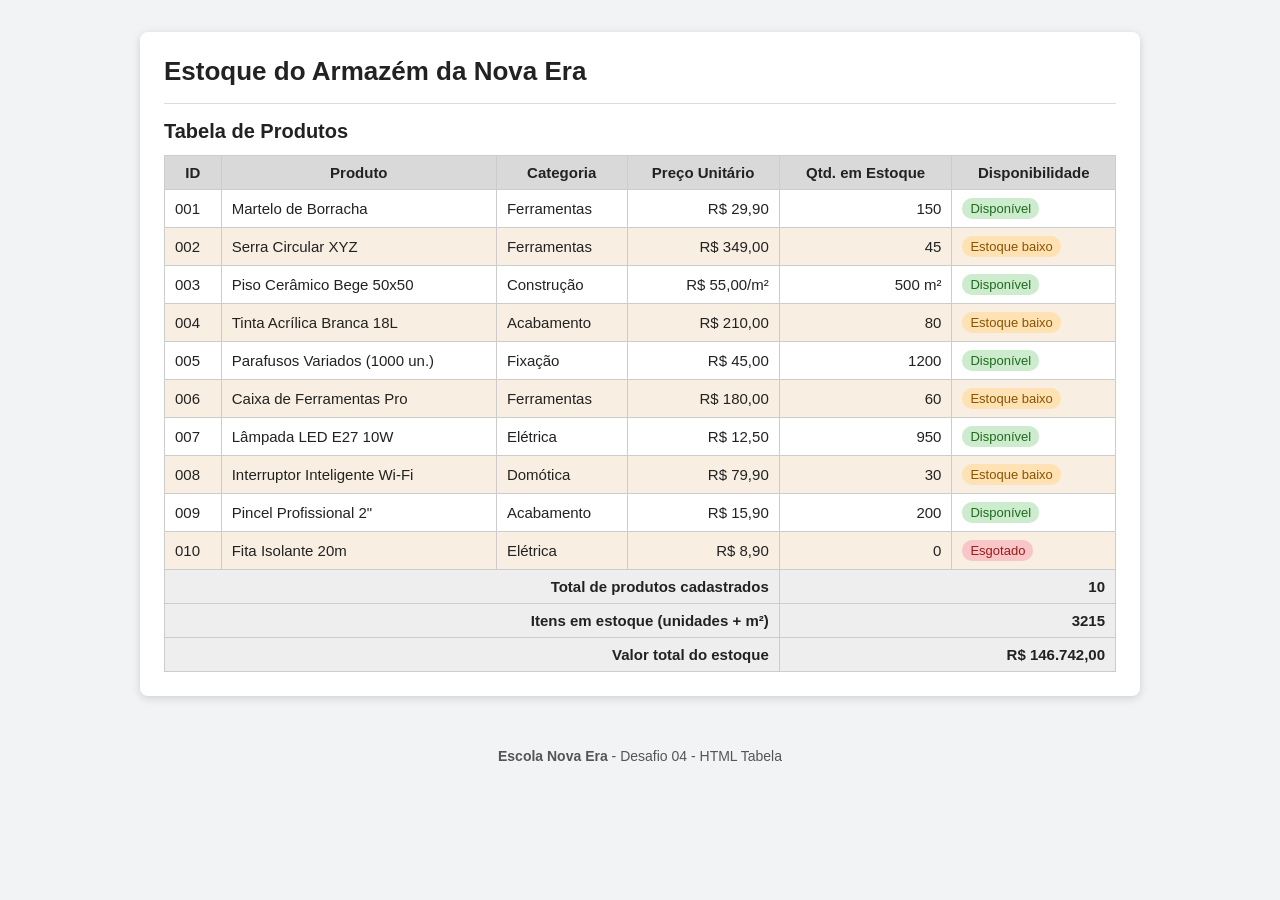
<file: index.html>
<!DOCTYPE html>
<html lang="pt-BR">
<head>
    <meta charset="UTF-8">
    <meta name="viewport" content="width=device-width, initial-scale=1.0">
    <title>Estoque do Armazém da Nova Era</title>
    <link rel="stylesheet" href="style.css">
</head>
<body>

    <main>
        <h1>Estoque do Armazém da Nova Era</h1>

        <div class="tabela-container">
            <table>
                <caption>Tabela de Produtos</caption>

                <thead>
                    <tr>
                        <th scope="col">ID</th>
                        <th scope="col">Produto</th>
                        <th scope="col">Categoria</th>
                        <th scope="col">Preço Unitário</th>
                        <th scope="col">Qtd. em Estoque</th>
                        <th scope="col">Disponibilidade</th>
                    </tr>
                </thead>

                <tbody>
                    <tr>
                        <td>001</td>
                        <th scope="row">Martelo de Borracha</th>
                        <td>Ferramentas</td>
                        <td class="numero">R$ 29,90</td>
                        <td class="numero">150</td>
                        <td><span class="status disponivel">Disponível</span></td>
                    </tr>
                    <tr>
                        <td>002</td>
                        <th scope="row">Serra Circular XYZ</th>
                        <td>Ferramentas</td>
                        <td class="numero">R$ 349,00</td>
                        <td class="numero">45</td>
                        <td><span class="status baixo">Estoque baixo</span></td>
                    </tr>
                    <tr>
                        <td>003</td>
                        <th scope="row">Piso Cerâmico Bege 50x50</th>
                        <td>Construção</td>
                        <td class="numero">R$ 55,00/m²</td>
                        <td class="numero">500 m²</td>
                        <td><span class="status disponivel">Disponível</span></td>
                    </tr>
                    <tr>
                        <td>004</td>
                        <th scope="row">Tinta Acrílica Branca 18L</th>
                        <td>Acabamento</td>
                        <td class="numero">R$ 210,00</td>
                        <td class="numero">80</td>
                        <td><span class="status baixo">Estoque baixo</span></td>
                    </tr>
                    <tr>
                        <td>005</td>
                        <th scope="row">Parafusos Variados (1000 un.)</th>
                        <td>Fixação</td>
                        <td class="numero">R$ 45,00</td>
                        <td class="numero">1200</td>
                        <td><span class="status disponivel">Disponível</span></td>
                    </tr>
                    <tr>
                        <td>006</td>
                        <th scope="row">Caixa de Ferramentas Pro</th>
                        <td>Ferramentas</td>
                        <td class="numero">R$ 180,00</td>
                        <td class="numero">60</td>
                        <td><span class="status baixo">Estoque baixo</span></td>
                    </tr>
                    <tr>
                        <td>007</td>
                        <th scope="row">Lâmpada LED E27 10W</th>
                        <td>Elétrica</td>
                        <td class="numero">R$ 12,50</td>
                        <td class="numero">950</td>
                        <td><span class="status disponivel">Disponível</span></td>
                    </tr>
                    <tr>
                        <td>008</td>
                        <th scope="row">Interruptor Inteligente Wi-Fi</th>
                        <td>Domótica</td>
                        <td class="numero">R$ 79,90</td>
                        <td class="numero">30</td>
                        <td><span class="status baixo">Estoque baixo</span></td>
                    </tr>
                    <tr>
                        <td>009</td>
                        <th scope="row">Pincel Profissional 2"</th>
                        <td>Acabamento</td>
                        <td class="numero">R$ 15,90</td>
                        <td class="numero">200</td>
                        <td><span class="status disponivel">Disponível</span></td>
                    </tr>
                    <tr>
                        <td>010</td>
                        <th scope="row">Fita Isolante 20m</th>
                        <td>Elétrica</td>
                        <td class="numero">R$ 8,90</td>
                        <td class="numero">0</td>
                        <td><span class="status esgotado">Esgotado</span></td>
                    </tr>
                </tbody>

                <tfoot>
                    <tr>
                        <th scope="row" colspan="4">Total de produtos cadastrados</th>
                        <td class="numero" colspan="2">10</td>
                    </tr>
                    <tr>
                        <th scope="row" colspan="4">Itens em estoque (unidades + m²)</th>
                        <td class="numero" colspan="2">3215</td>
                    </tr>
                    <tr>
                        <th scope="row" colspan="4">Valor total do estoque</th>
                        <td class="numero" colspan="2">R$ 146.742,00</td>
                    </tr>
                </tfoot>
            </table>
        </div>
    </main>

    <footer>
        <p><strong>Escola Nova Era</strong> - Desafio 04 - HTML Tabela</p>
    </footer>

</body>
</html>
</file>
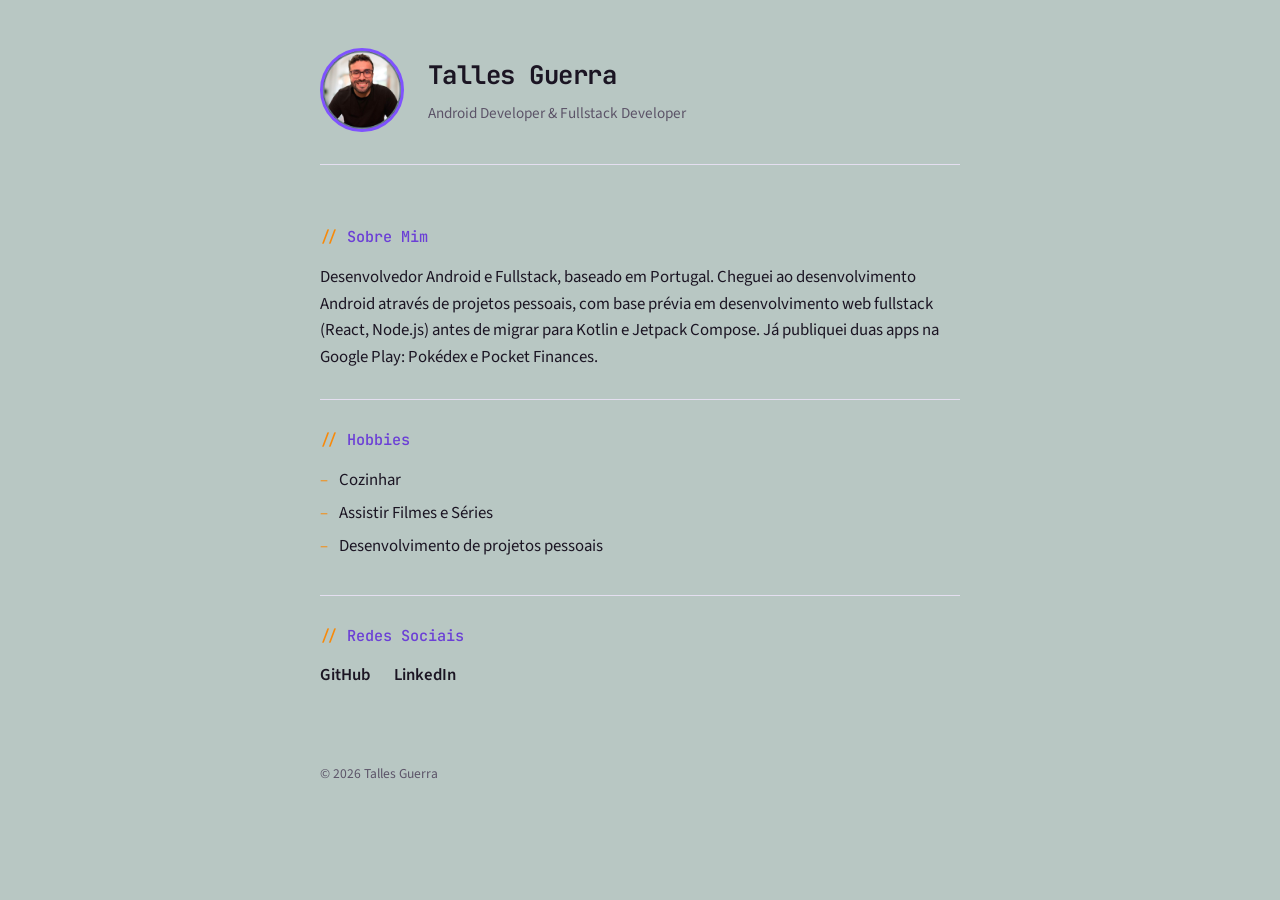
<file: desafio-01-pagina-pessoal/index.html>
<!DOCTYPE html>
<html lang="pt">
<head>
  <meta charset="UTF-8">
  <meta name="viewport" content="width=device-width, initial-scale=1.0">
  <title>Talles Guerra — Página Pessoal</title>
  <link rel="stylesheet" href="style.css">
</head>
<body>

  <header>
    <img src="images/foto.jpeg" alt="Foto de perfil de Talles Guerra" width="84" height="84">
    <div>
      <h1>Talles Guerra</h1>
      <p>Android Developer &amp; Fullstack Developer</p>
    </div>
  </header>

  <main>

    <section id="sobre">
      <h2>Sobre Mim</h2>
      <p>
        Desenvolvedor Android e Fullstack, baseado em Portugal. Cheguei ao
        desenvolvimento Android através de projetos pessoais, com base prévia
        em desenvolvimento web fullstack (React, Node.js) antes de migrar
        para Kotlin e Jetpack Compose. Já publiquei duas apps na Google Play:
        Pokédex e Pocket Finances.
      </p>
    </section>

    <section id="hobbies">
      <h2>Hobbies</h2>
      <ul>
        <li>Cozinhar</li>
        <li>Assistir Filmes e Séries</li>
        <li>Desenvolvimento de projetos pessoais</li>
      </ul>
    </section>

    <section id="redes">
      <h2>Redes Sociais</h2>
      <ul>
        <li><a href="https://github.com/TallesGuerra" target="_blank" rel="noopener noreferrer">GitHub</a></li>
        <li><a href="https://linkedin.com/in/talles-guerra" target="_blank" rel="noopener noreferrer">LinkedIn</a></li>
      </ul>
    </section>

  </main>

  <footer>
    <p>&copy; 2026 Talles Guerra</p>
  </footer>

</body>
</html>
</file>
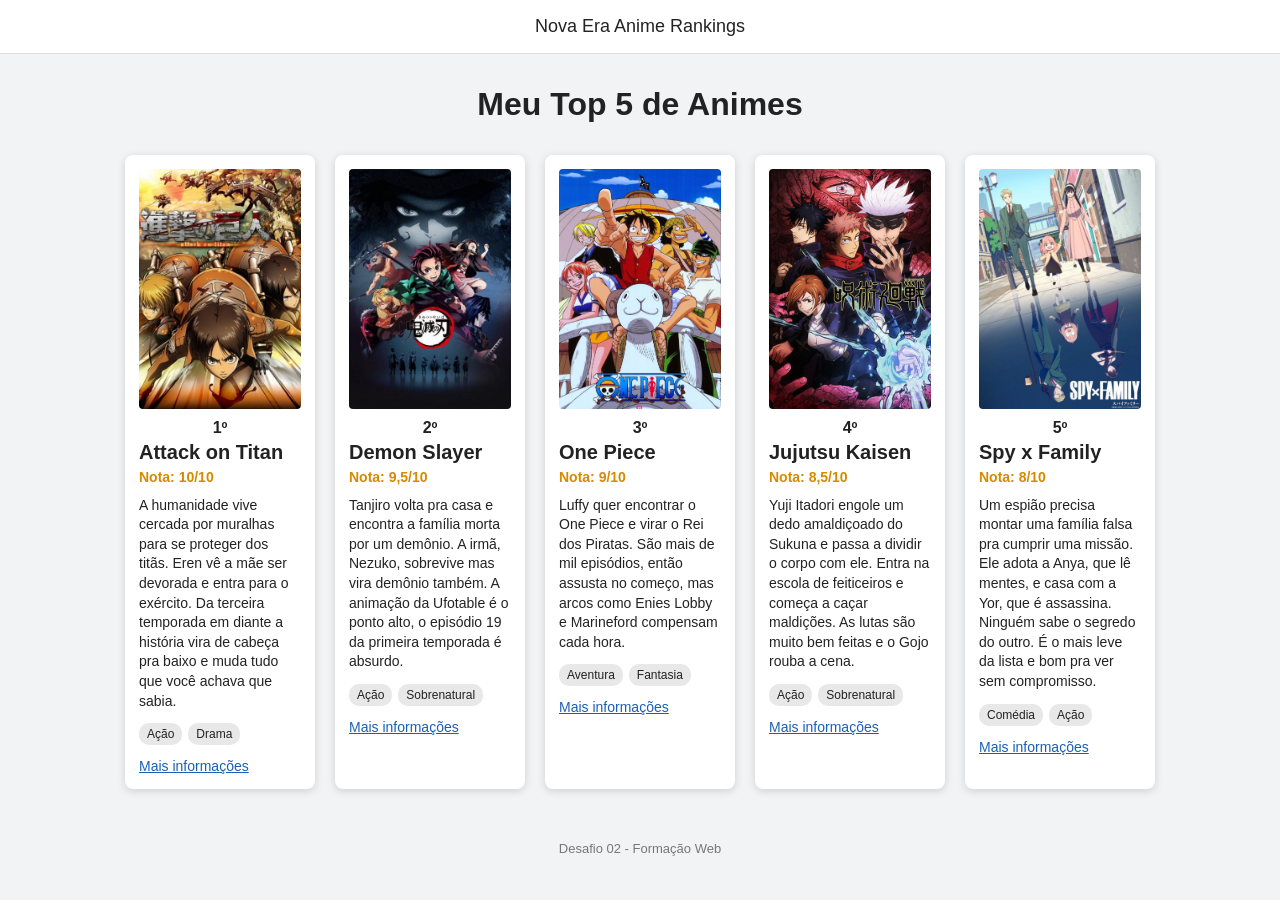
<file: desafio-02-lista-animes/index.html>
<!DOCTYPE html>
<html lang="pt-BR">
<head>
    <meta charset="UTF-8">
    <meta name="viewport" content="width=device-width, initial-scale=1.0">
    <title>Top 5 Animes</title>
    <link rel="stylesheet" href="style.css">
</head>
<body>

    <header>
        <p>Nova Era Anime Rankings</p>
    </header>

    <main>
        <h1>Meu Top 5 de Animes</h1>

        <ol class="ranking">
            <li>
                <article class="card">
                    <img src="img/attack-on-titan.jpg" alt="Pôster de Attack on Titan">
                    <span class="posicao">1º</span>
                    <h2>Attack on Titan</h2>
                    <p class="nota">Nota: 10/10</p>
                    <p>A humanidade vive cercada por muralhas para se proteger dos titãs. Eren vê a mãe ser devorada e entra para o exército. Da terceira temporada em diante a história vira de cabeça pra baixo e muda tudo que você achava que sabia.</p>
                    <ul class="generos">
                        <li>Ação</li>
                        <li>Drama</li>
                    </ul>
                    <a href="https://myanimelist.net/anime/16498/Shingeki_no_Kyojin" target="_blank" rel="noopener">Mais informações</a>
                </article>
            </li>

            <li>
                <article class="card">
                    <img src="img/demon-slayer.jpg" alt="Pôster de Demon Slayer">
                    <span class="posicao">2º</span>
                    <h2>Demon Slayer</h2>
                    <p class="nota">Nota: 9,5/10</p>
                    <p>Tanjiro volta pra casa e encontra a família morta por um demônio. A irmã, Nezuko, sobrevive mas vira demônio também. A animação da Ufotable é o ponto alto, o episódio 19 da primeira temporada é absurdo.</p>
                    <ul class="generos">
                        <li>Ação</li>
                        <li>Sobrenatural</li>
                    </ul>
                    <a href="https://myanimelist.net/anime/38000/Kimetsu_no_Yaiba" target="_blank" rel="noopener">Mais informações</a>
                </article>
            </li>

            <li>
                <article class="card">
                    <img src="img/one-piece.jpg" alt="Pôster de One Piece">
                    <span class="posicao">3º</span>
                    <h2>One Piece</h2>
                    <p class="nota">Nota: 9/10</p>
                    <p>Luffy quer encontrar o One Piece e virar o Rei dos Piratas. São mais de mil episódios, então assusta no começo, mas arcos como Enies Lobby e Marineford compensam cada hora.</p>
                    <ul class="generos">
                        <li>Aventura</li>
                        <li>Fantasia</li>
                    </ul>
                    <a href="https://myanimelist.net/anime/21/One_Piece" target="_blank" rel="noopener">Mais informações</a>
                </article>
            </li>

            <li>
                <article class="card">
                    <img src="img/jujutsu-kaisen.jpg" alt="Pôster de Jujutsu Kaisen">
                    <span class="posicao">4º</span>
                    <h2>Jujutsu Kaisen</h2>
                    <p class="nota">Nota: 8,5/10</p>
                    <p>Yuji Itadori engole um dedo amaldiçoado do Sukuna e passa a dividir o corpo com ele. Entra na escola de feiticeiros e começa a caçar maldições. As lutas são muito bem feitas e o Gojo rouba a cena.</p>
                    <ul class="generos">
                        <li>Ação</li>
                        <li>Sobrenatural</li>
                    </ul>
                    <a href="https://myanimelist.net/anime/40748/Jujutsu_Kaisen" target="_blank" rel="noopener">Mais informações</a>
                </article>
            </li>

            <li>
                <article class="card">
                    <img src="img/spy-x-family.jpg" alt="Pôster de Spy x Family">
                    <span class="posicao">5º</span>
                    <h2>Spy x Family</h2>
                    <p class="nota">Nota: 8/10</p>
                    <p>Um espião precisa montar uma família falsa pra cumprir uma missão. Ele adota a Anya, que lê mentes, e casa com a Yor, que é assassina. Ninguém sabe o segredo do outro. É o mais leve da lista e bom pra ver sem compromisso.</p>
                    <ul class="generos">
                        <li>Comédia</li>
                        <li>Ação</li>
                    </ul>
                    <a href="https://myanimelist.net/anime/50265/Spy_x_Family" target="_blank" rel="noopener">Mais informações</a>
                </article>
            </li>
        </ol>
    </main>

    <footer>
        <p>Desafio 02 - Formação Web</p>
    </footer>

</body>
</html>
</file>
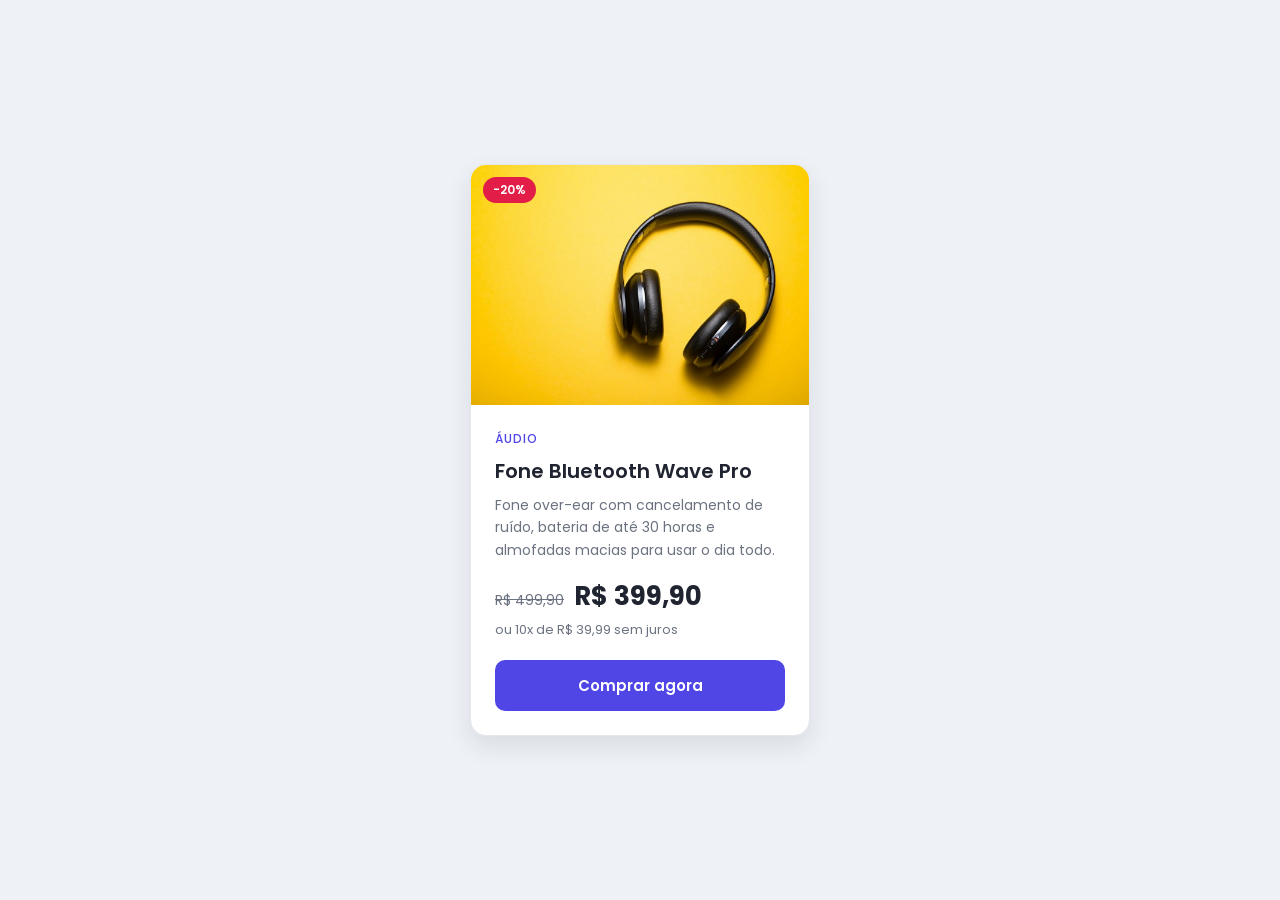
<file: desafio-06-card-produto/index.html>
<!DOCTYPE html>
<html lang="pt-BR">
<head>
    <meta charset="UTF-8">
    <meta name="viewport" content="width=device-width, initial-scale=1.0">
    <title>Card de Produto</title>

    <link rel="preconnect" href="https://fonts.googleapis.com">
    <link rel="preconnect" href="https://fonts.gstatic.com" crossorigin>
    <link href="https://fonts.googleapis.com/css2?family=Poppins:wght@400;500;600;700&display=swap" rel="stylesheet">

    <link rel="stylesheet" href="css/style.css">
</head>
<body>

    <main class="container">
        <article class="card">
            <div class="card-imagem">
                <span class="selo">-20%</span>
                <img src="img/fone.jpg" alt="Fone de ouvido preto sobre fundo amarelo">
            </div>

            <div class="card-conteudo">
                <span class="categoria">Áudio</span>
                <h2 class="titulo">Fone Bluetooth Wave Pro</h2>
                <p class="descricao">
                    Fone over-ear com cancelamento de ruído, bateria de até 30 horas e almofadas macias para usar o dia todo.
                </p>

                <div class="precos">
                    <span class="preco-antigo">R$ 499,90</span>
                    <span class="preco">R$ 399,90</span>
                </div>
                <p class="parcelas">ou 10x de R$ 39,99 sem juros</p>

                <button class="botao" type="button">Comprar agora</button>
            </div>
        </article>
    </main>

</body>
</html>
</file>
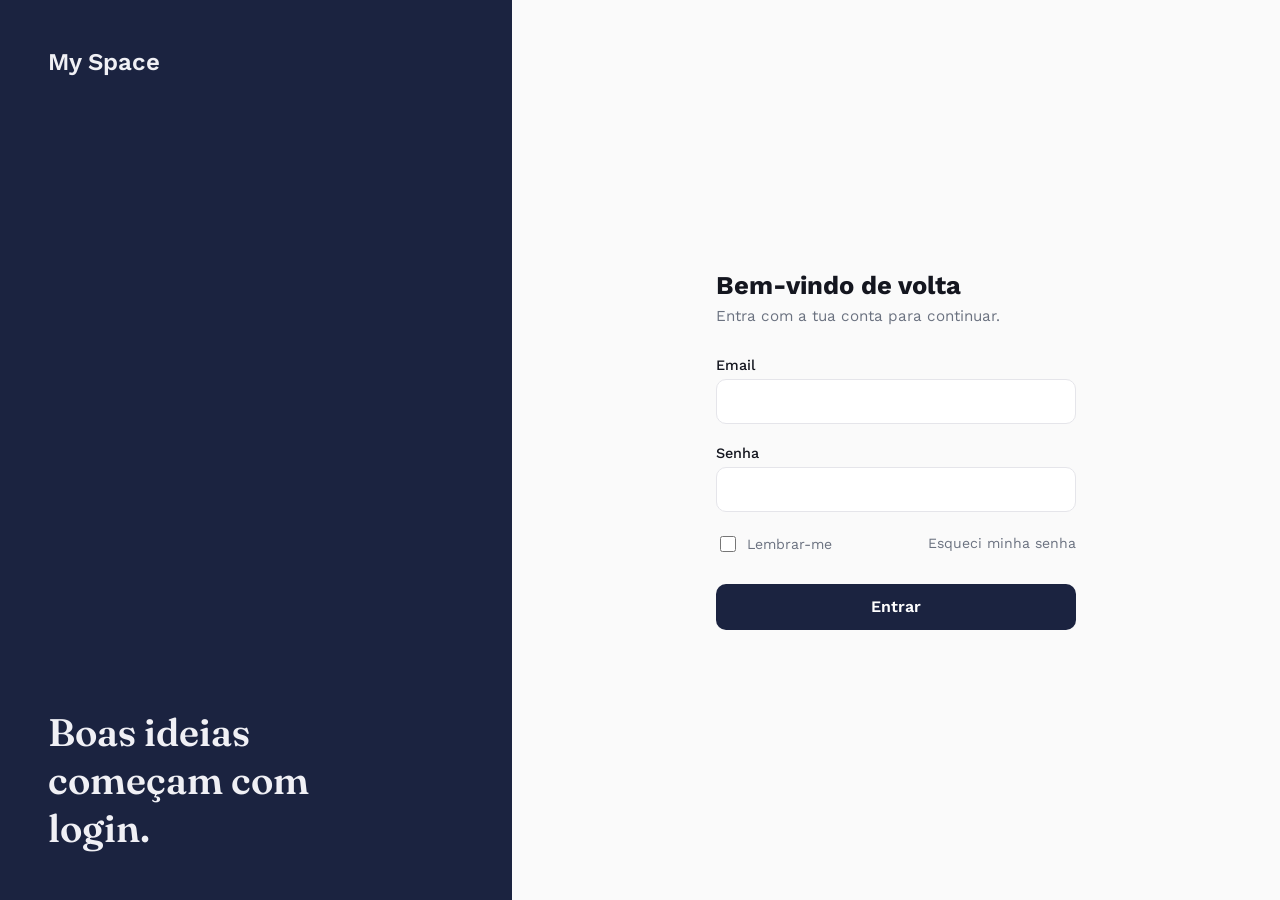
<file: desafio-10-login-page/index.html>
<!DOCTYPE html>
<html lang="pt">
<head>
  <meta charset="UTF-8">
  <meta name="viewport" content="width=device-width, initial-scale=1.0">
  <title>Login</title>
  <link rel="stylesheet" href="style.css">
</head>
<body>

  <div class="login-screen">

    <aside class="brand-panel">
      <p class="brand-mark">My Space</p>
      <h1 class="brand-headline">Boas ideias<br>começam com<br>login.</h1>
    </aside>

    <main class="form-panel">
      <form class="login-form" action="#" method="post">

        <h2>Bem-vindo de volta</h2>
        <p class="subtitle">Entra com a tua conta para continuar.</p>

        <div class="input-group">
          <label for="email">Email</label>
          <input type="email" id="email" name="email" autocomplete="email" required>
        </div>

        <div class="input-group">
          <label for="senha">Senha</label>
          <input type="password" id="senha" name="senha" autocomplete="current-password" required>
        </div>

        <div class="form-row">
          <label class="checkbox-label">
            <input type="checkbox" id="lembrar" name="lembrar">
            Lembrar-me
          </label>
          <a href="#" class="forgot-link">Esqueci minha senha</a>
        </div>

        <button type="submit">Entrar</button>

      </form>
    </main>

  </div>

</body>
</html>
</file>
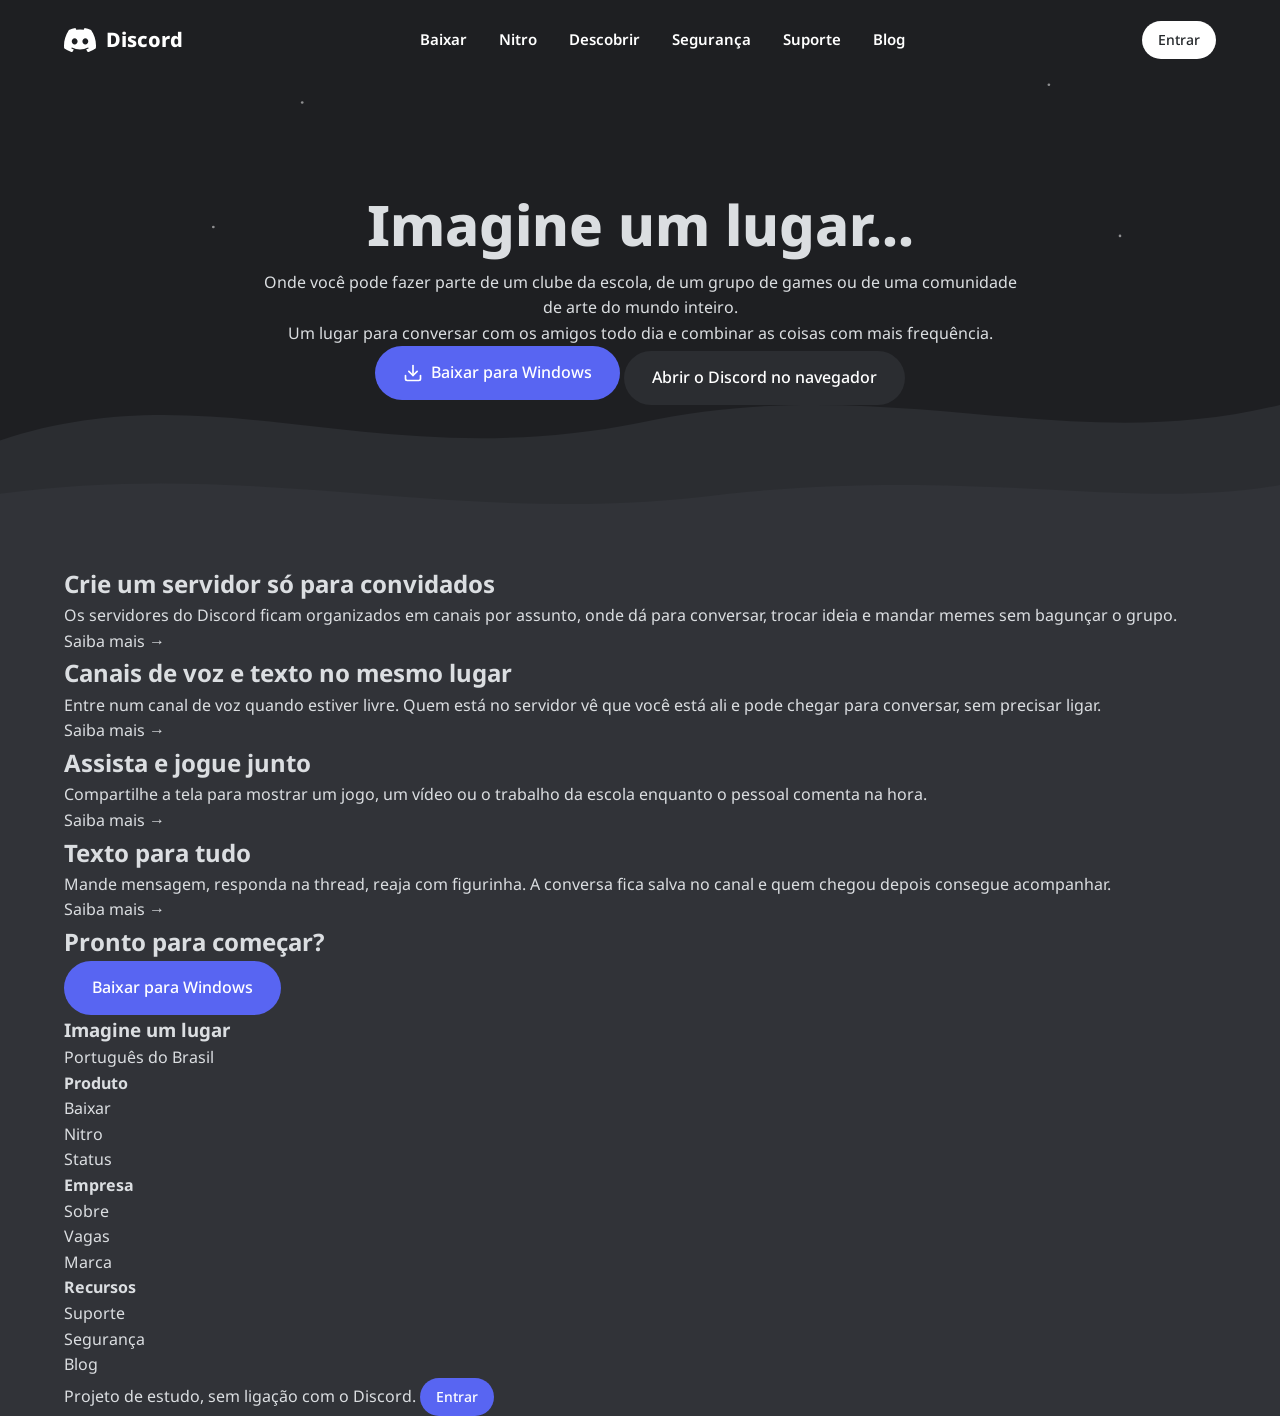
<file: desafio-12-discord-clone/index.html>
<!DOCTYPE html>
<html lang="pt-BR">
<head>
  <meta charset="UTF-8">
  <meta name="viewport" content="width=device-width, initial-scale=1.0">
  <title>Discord | Seu lugar para conversar</title>
  <link rel="preconnect" href="https://fonts.googleapis.com">
  <link rel="preconnect" href="https://fonts.gstatic.com" crossorigin>
  <link href="https://fonts.googleapis.com/css2?family=Noto+Sans:wght@400;500;600;700;800&display=swap" rel="stylesheet">
  <link rel="stylesheet" href="css/style.css">
</head>
<body>

  <header class="navbar">
    <div class="container navbar-content">
      <a href="index.html" class="logo">
        <svg width="32" height="24" viewBox="0 0 24 18" fill="currentColor" aria-hidden="true">
          <path d="M20.3 1.5A19.6 19.6 0 0 0 15.4 0l-.6 1.3a18 18 0 0 0-5.6 0L8.6 0a19.6 19.6 0 0 0-4.9 1.5C.6 6.2-.3 10.7.1 15.2a19.8 19.8 0 0 0 6 3l1.3-2.1a12.8 12.8 0 0 1-2-1l.5-.4a14 14 0 0 0 12.2 0l.5.4-2 1 1.3 2.1a19.7 19.7 0 0 0 6-3c.5-5.2-.9-9.7-3.6-13.7ZM8 12.4c-1.2 0-2.2-1.1-2.2-2.4S6.8 7.6 8 7.6s2.2 1.1 2.2 2.4-1 2.4-2.2 2.4Zm8 0c-1.2 0-2.2-1.1-2.2-2.4s1-2.4 2.2-2.4 2.2 1.1 2.2 2.4-1 2.4-2.2 2.4Z"/>
        </svg>
        Discord
      </a>

      <nav>
        <ul class="nav-links">
          <li><a href="#baixar">Baixar</a></li>
          <li><a href="#recursos">Nitro</a></li>
          <li><a href="#recursos">Descobrir</a></li>
          <li><a href="#rodape">Segurança</a></li>
          <li><a href="#rodape">Suporte</a></li>
          <li><a href="#rodape">Blog</a></li>
        </ul>
      </nav>

      <a href="app.html" class="btn btn-light btn-small">Entrar</a>
    </div>
  </header>

  <main>
    <section class="hero" id="baixar">
      <div class="container hero-content">
        <h1>Imagine um lugar...</h1>
        <p class="hero-subtitle">
          Onde você pode fazer parte de um clube da escola, de um grupo de games
          ou de uma comunidade de arte do mundo inteiro.
        </p>
        <p class="hero-text">
          Um lugar para conversar com os amigos todo dia e combinar as coisas com mais frequência.
        </p>
        <div class="hero-buttons">
          <a href="#" class="btn btn-primary">
            <svg width="20" height="20" viewBox="0 0 24 24" fill="none" stroke="currentColor" stroke-width="2" stroke-linecap="round" stroke-linejoin="round" aria-hidden="true">
              <path d="M21 15v4a2 2 0 0 1-2 2H5a2 2 0 0 1-2-2v-4"/>
              <polyline points="7 10 12 15 17 10"/>
              <line x1="12" y1="15" x2="12" y2="3"/>
            </svg>
            Baixar para Windows
          </a>
          <a href="app.html" class="btn btn-dark">Abrir o Discord no navegador</a>
        </div>
      </div>
    </section>

    <section class="features" id="recursos">
      <div class="container features-grid">
        <article class="card">
          <div class="card-img card-img-1"></div>
          <div class="card-body">
            <h2>Crie um servidor só para convidados</h2>
            <p>Os servidores do Discord ficam organizados em canais por assunto, onde dá para conversar, trocar ideia e mandar memes sem bagunçar o grupo.</p>
            <a href="app.html" class="card-link">Saiba mais &rarr;</a>
          </div>
        </article>

        <article class="card">
          <div class="card-img card-img-2"></div>
          <div class="card-body">
            <h2>Canais de voz e texto no mesmo lugar</h2>
            <p>Entre num canal de voz quando estiver livre. Quem está no servidor vê que você está ali e pode chegar para conversar, sem precisar ligar.</p>
            <a href="app.html" class="card-link">Saiba mais &rarr;</a>
          </div>
        </article>

        <article class="card">
          <div class="card-img card-img-3"></div>
          <div class="card-body">
            <h2>Assista e jogue junto</h2>
            <p>Compartilhe a tela para mostrar um jogo, um vídeo ou o trabalho da escola enquanto o pessoal comenta na hora.</p>
            <a href="app.html" class="card-link">Saiba mais &rarr;</a>
          </div>
        </article>

        <article class="card">
          <div class="card-img card-img-4"></div>
          <div class="card-body">
            <h2>Texto para tudo</h2>
            <p>Mande mensagem, responda na thread, reaja com figurinha. A conversa fica salva no canal e quem chegou depois consegue acompanhar.</p>
            <a href="app.html" class="card-link">Saiba mais &rarr;</a>
          </div>
        </article>
      </div>
    </section>

    <section class="cta">
      <div class="container">
        <h2>Pronto para começar?</h2>
        <a href="#" class="btn btn-primary">Baixar para Windows</a>
      </div>
    </section>
  </main>

  <footer class="footer" id="rodape">
    <div class="container footer-grid">
      <div>
        <h3 class="footer-title">Imagine um lugar</h3>
        <p class="footer-lang">Português do Brasil</p>
      </div>
      <div>
        <h4>Produto</h4>
        <ul>
          <li><a href="#baixar">Baixar</a></li>
          <li><a href="#recursos">Nitro</a></li>
          <li><a href="#">Status</a></li>
        </ul>
      </div>
      <div>
        <h4>Empresa</h4>
        <ul>
          <li><a href="#">Sobre</a></li>
          <li><a href="#">Vagas</a></li>
          <li><a href="#">Marca</a></li>
        </ul>
      </div>
      <div>
        <h4>Recursos</h4>
        <ul>
          <li><a href="#">Suporte</a></li>
          <li><a href="#">Segurança</a></li>
          <li><a href="#">Blog</a></li>
        </ul>
      </div>
    </div>

    <div class="container footer-bottom">
      <span>Projeto de estudo, sem ligação com o Discord.</span>
      <a href="app.html" class="btn btn-primary btn-small">Entrar</a>
    </div>
  </footer>

</body>
</html>
</file>
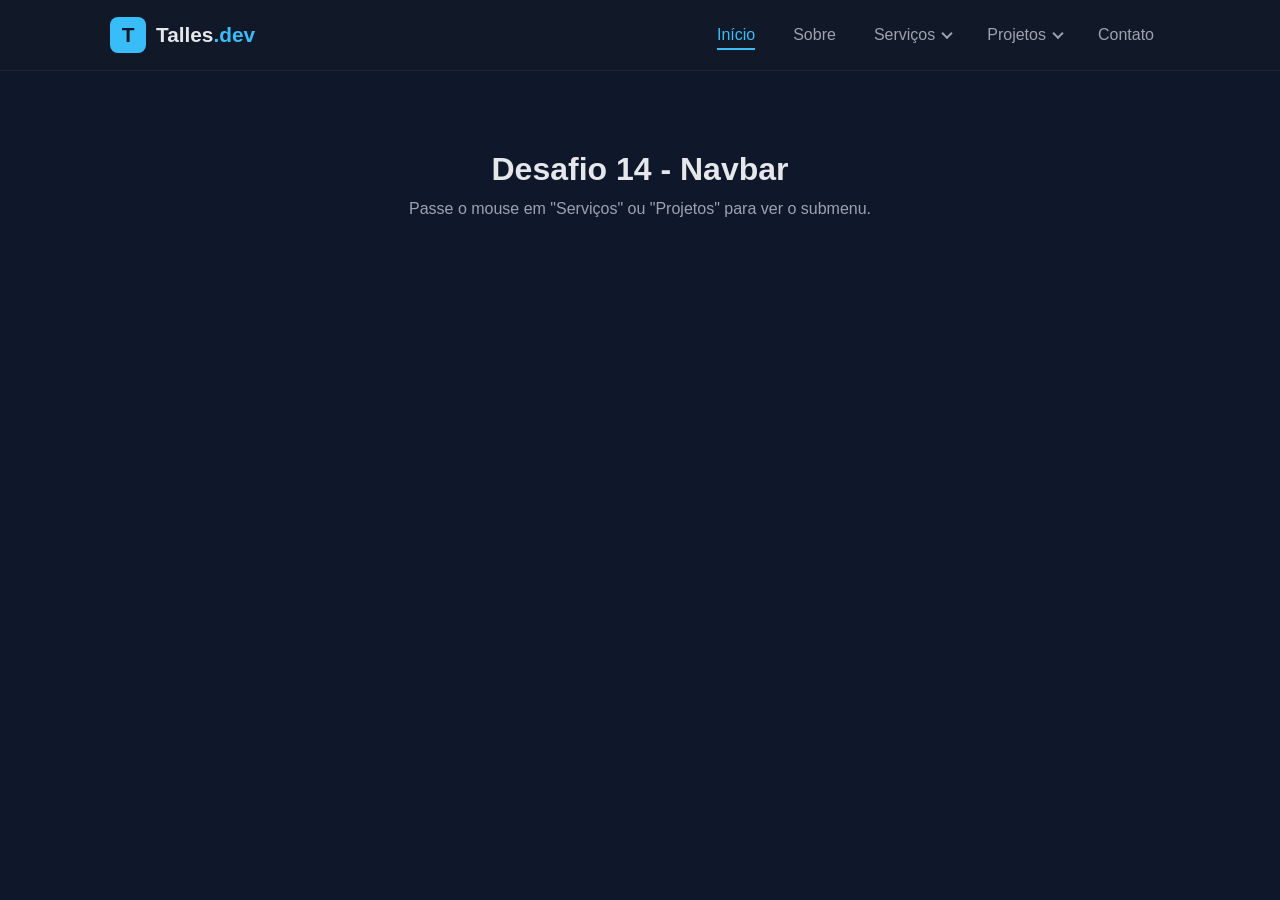
<file: desafio-14-navbar/index.html>
<!DOCTYPE html>
<html lang="pt-BR">
<head>
  <meta charset="UTF-8">
  <meta name="viewport" content="width=device-width, initial-scale=1.0">
  <title>Navbar</title>
  <link rel="stylesheet" href="style.css">
</head>
<body>

  <header class="header">
    <nav class="navbar">
      <a href="#" class="logo">
        <span class="logo-icon">T</span>
        <span>Talles<span class="logo-dot">.dev</span></span>
      </a>

      <input type="checkbox" id="menu-toggle" class="menu-toggle">
      <label for="menu-toggle" class="menu-btn" aria-label="Abrir menu">
        <span></span>
      </label>

      <ul class="menu">
        <li><a href="#" class="menu-link" aria-current="page">Início</a></li>
        <li><a href="#" class="menu-link">Sobre</a></li>

        <li class="has-submenu">
          <a href="#" class="menu-link">Serviços</a>
          <ul class="submenu">
            <li><a href="#">Desenvolvimento web</a></li>
            <li><a href="#">Aplicativos</a></li>
            <li><a href="#">Consultoria</a></li>
          </ul>
        </li>

        <li class="has-submenu">
          <a href="#" class="menu-link">Projetos</a>
          <ul class="submenu">
            <li><a href="#">Em andamento</a></li>
            <li><a href="#">Finalizados</a></li>
          </ul>
        </li>

        <li><a href="#" class="menu-link">Contato</a></li>
      </ul>
    </nav>
  </header>

  <main class="content">
    <h1>Desafio 14 - Navbar</h1>
    <p>Passe o mouse em "Serviços" ou "Projetos" para ver o submenu.</p>
  </main>

</body>
</html>
</file>
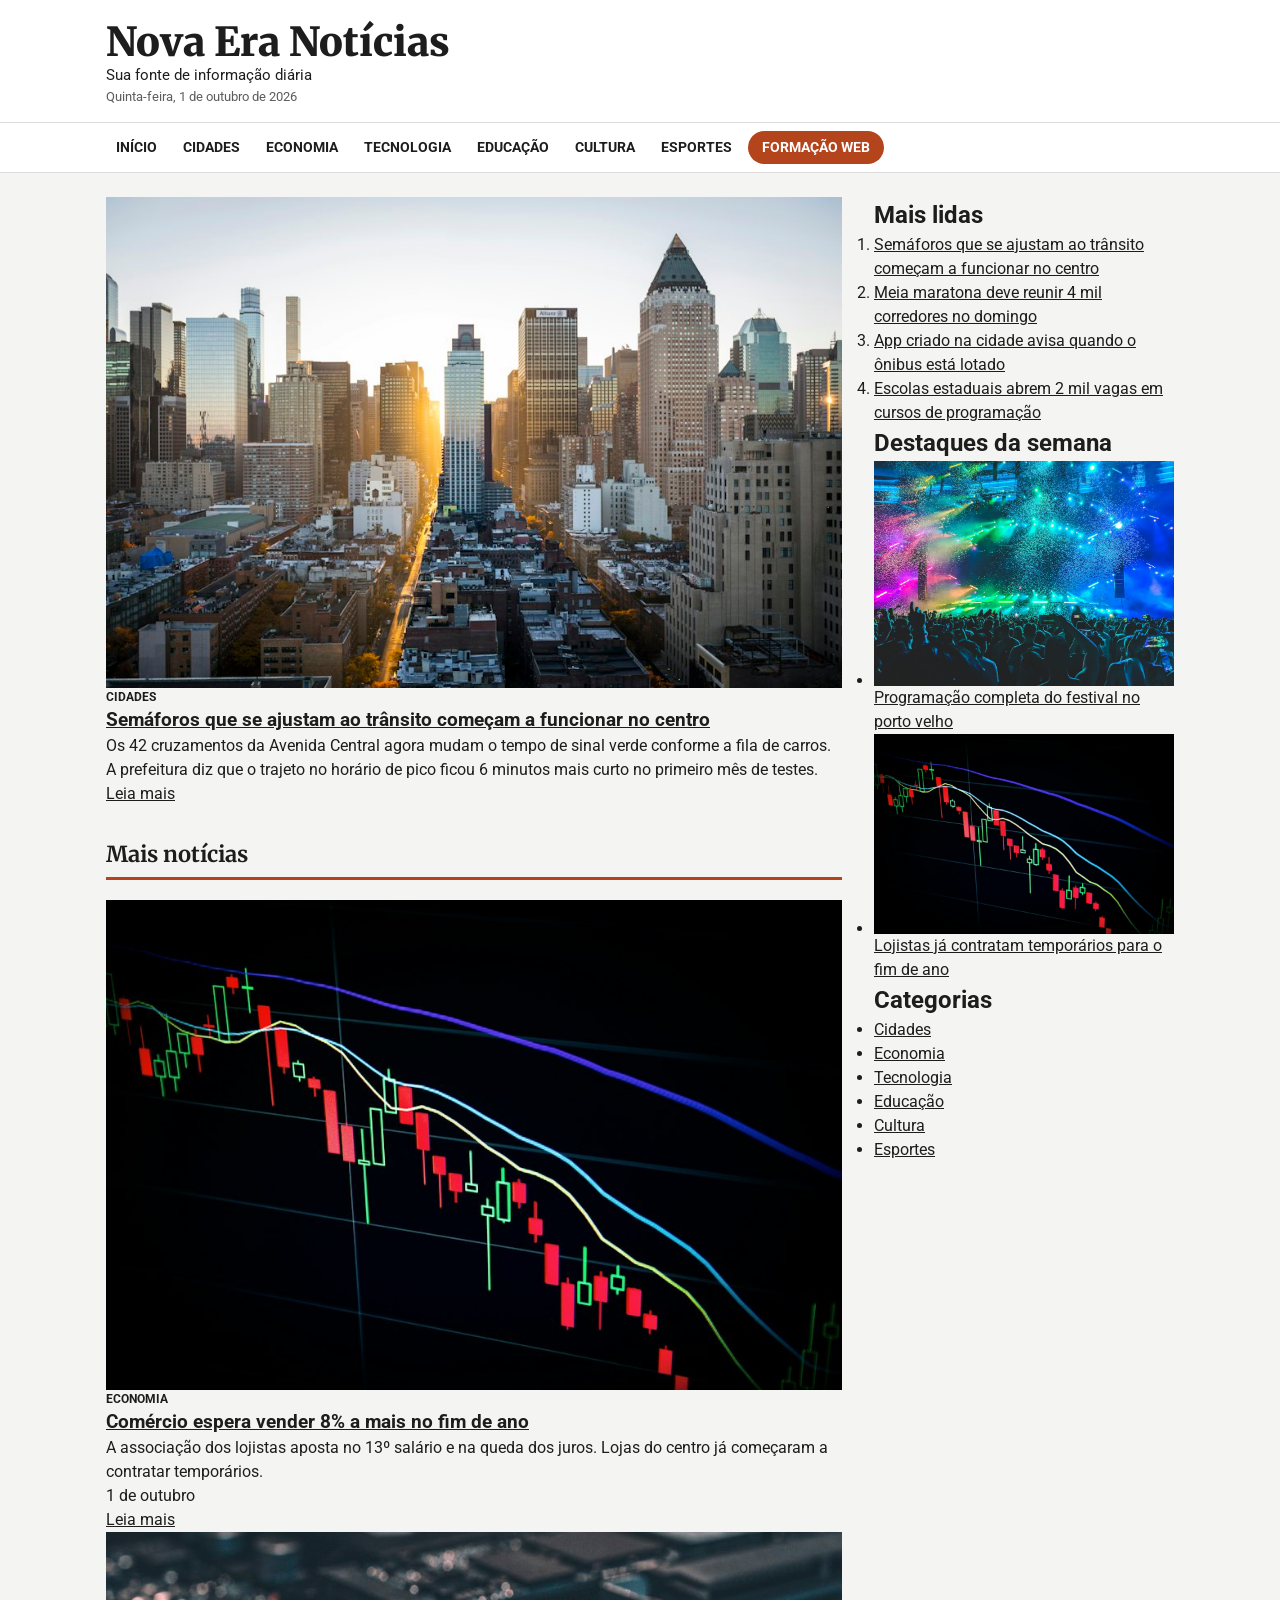
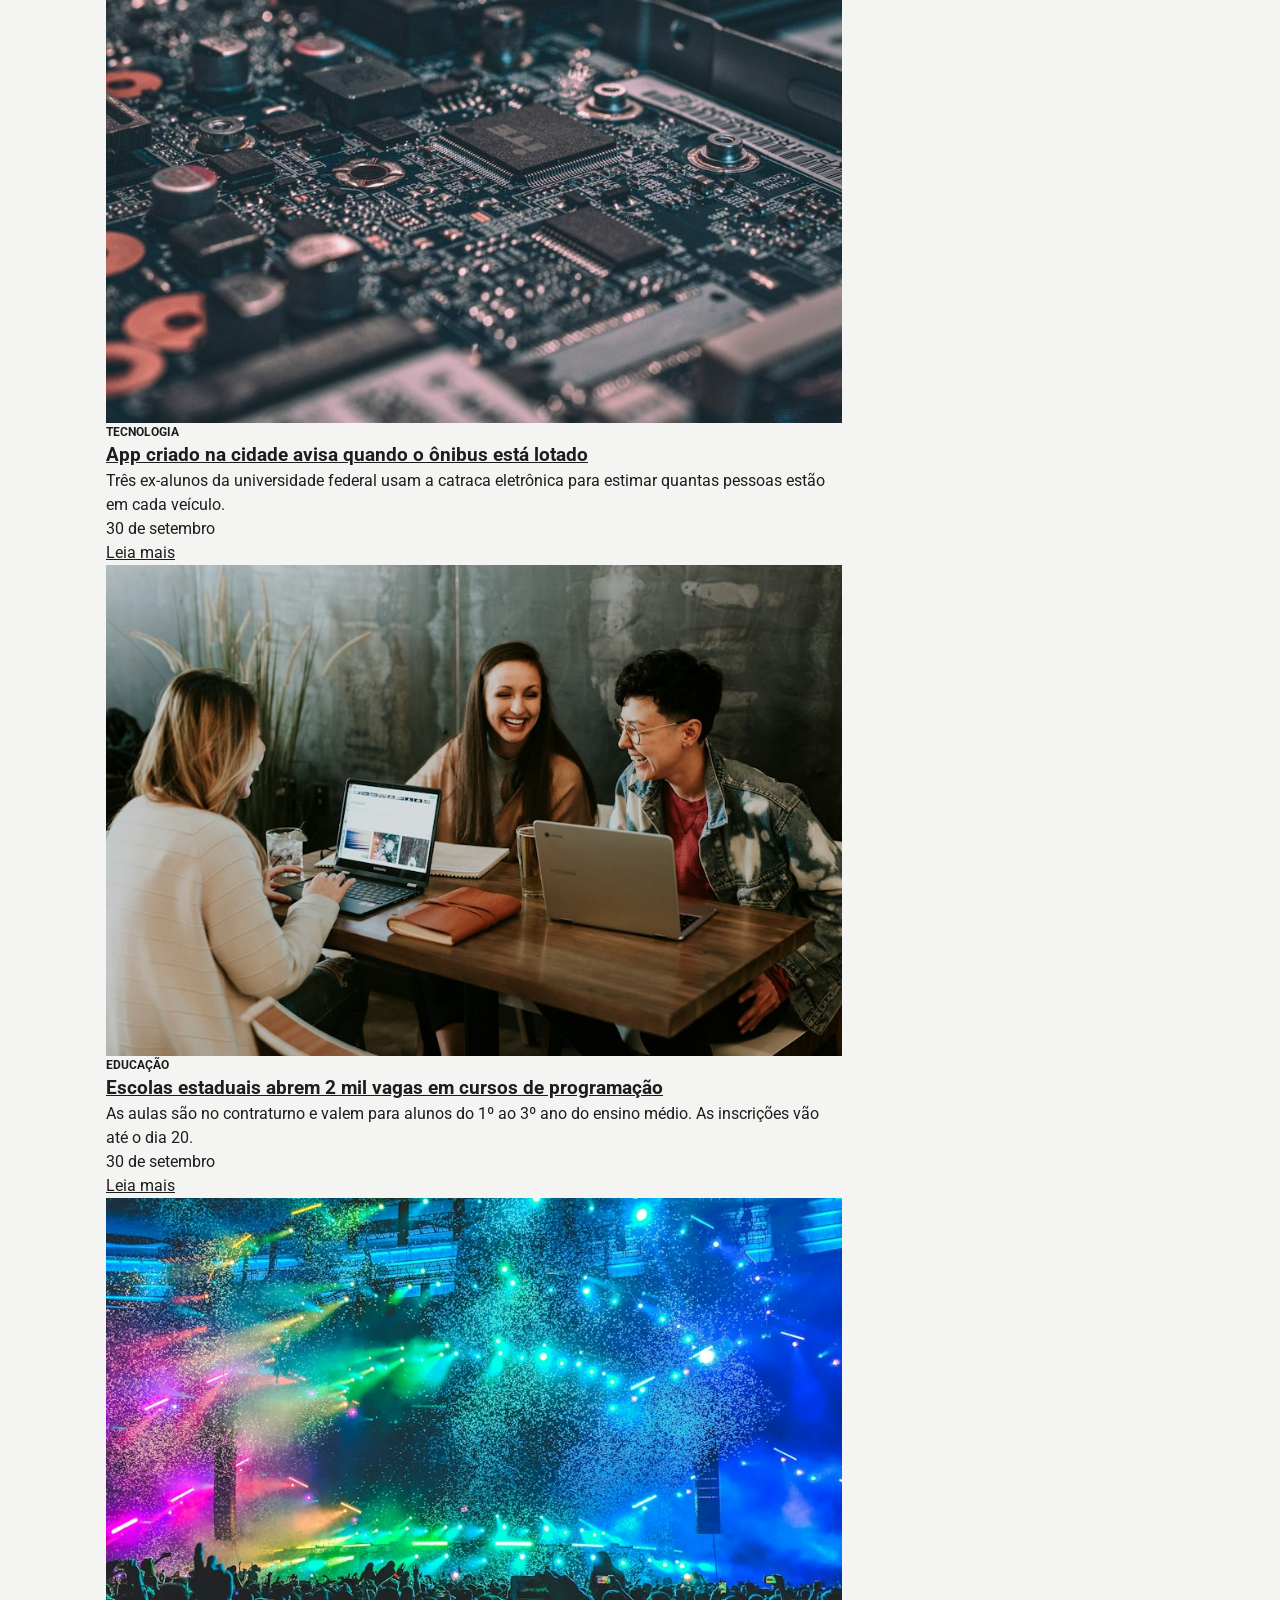
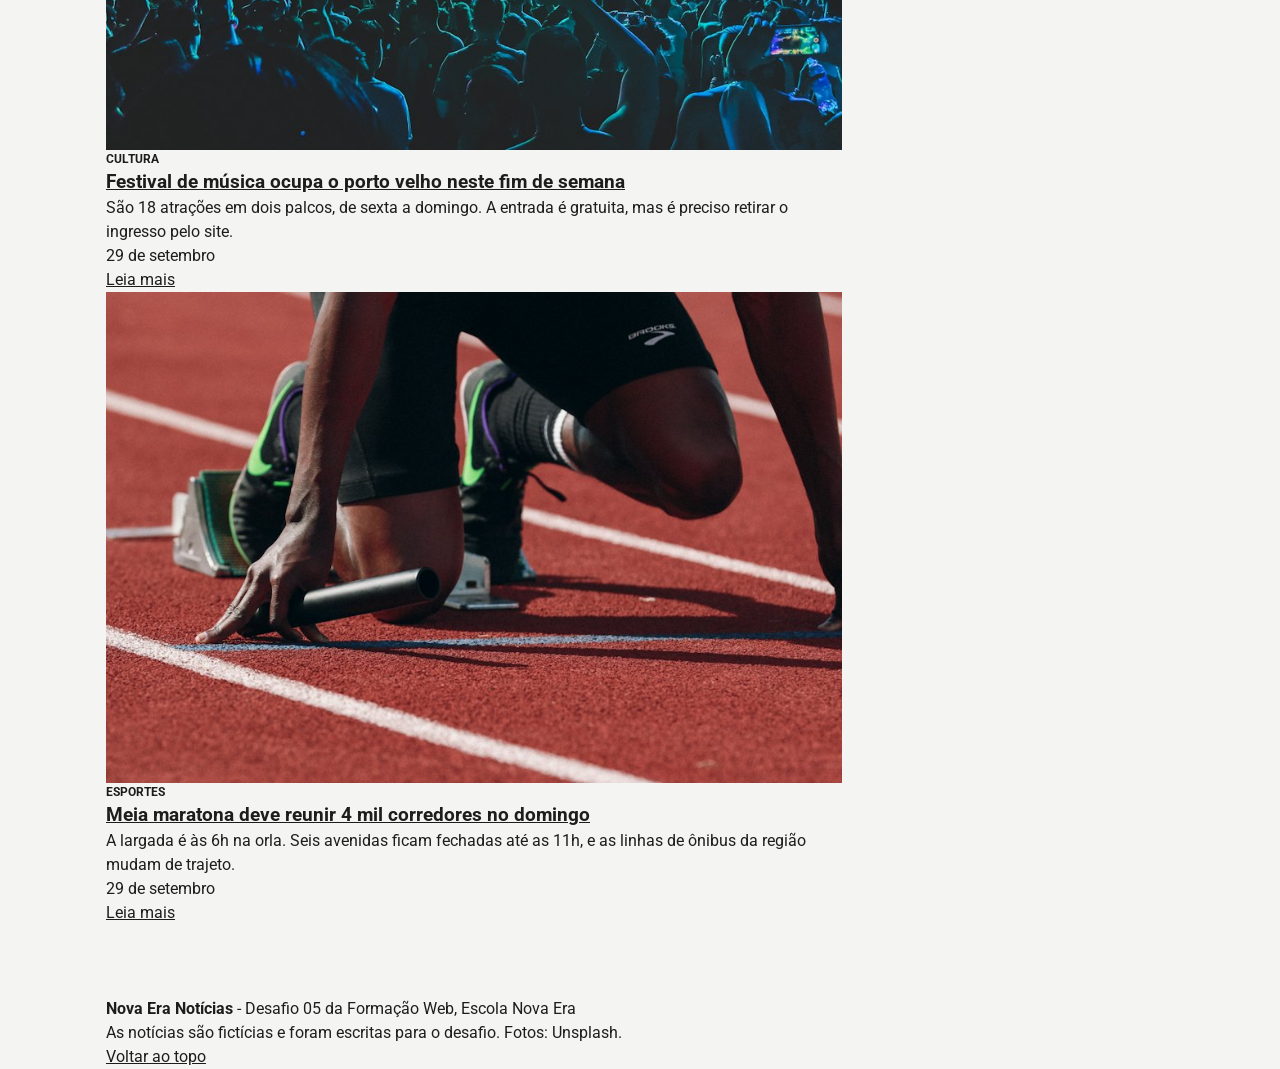
<file: desafio-portal-de-noticias/index.html>
<!DOCTYPE html>
<html lang="pt-BR">
<head>
    <meta charset="UTF-8">
    <meta name="viewport" content="width=device-width, initial-scale=1.0">
    <title>Nova Era Notícias</title>
    <link rel="preconnect" href="https://fonts.googleapis.com">
    <link rel="preconnect" href="https://fonts.gstatic.com" crossorigin>
    <link href="https://fonts.googleapis.com/css2?family=Merriweather:wght@700;900&family=Roboto:wght@400;500;700&display=swap" rel="stylesheet">
    <link rel="stylesheet" href="style.css">
</head>
<body id="topo">

    <header class="cabecalho">
        <div class="container">
            <h1 class="logo"><a href="index.html">Nova Era Notícias</a></h1>
            <p class="slogan">Sua fonte de informação diária</p>
            <p class="data"><time datetime="2026-10-01">Quinta-feira, 1 de outubro de 2026</time></p>
        </div>

        <nav class="menu" aria-label="Menu principal">
            <ul class="container">
                <li><a href="#topo">Início</a></li>
                <li><a href="#cidades">Cidades</a></li>
                <li><a href="#economia">Economia</a></li>
                <li><a href="#tecnologia">Tecnologia</a></li>
                <li><a href="#educacao">Educação</a></li>
                <li><a href="#cultura">Cultura</a></li>
                <li><a href="#esportes">Esportes</a></li>
                <li><a class="menu-formacao" href="https://github.com/TallesGuerra/formacao-web" target="_blank" rel="noopener">Formação Web</a></li>
            </ul>
        </nav>
    </header>

    <div class="container layout">
        <main>
            <section class="secao" aria-labelledby="titulo-destaque">
                <h2 id="titulo-destaque" class="visualmente-oculto">Em destaque</h2>

                <article id="cidades" class="noticia-destaque">
                    <img src="img/cidades.jpg" alt="Prédios do centro da cidade vistos do alto ao entardecer">
                    <div class="destaque-texto">
                        <p class="categoria">Cidades</p>
                        <h3><a href="noticias/semaforos-inteligentes.html">Semáforos que se ajustam ao trânsito começam a funcionar no centro</a></h3>
                        <p>Os 42 cruzamentos da Avenida Central agora mudam o tempo de sinal verde conforme a fila de carros. A prefeitura diz que o trajeto no horário de pico ficou 6 minutos mais curto no primeiro mês de testes.</p>
                        <a class="leia-mais" href="noticias/semaforos-inteligentes.html">Leia mais</a>
                    </div>
                </article>
            </section>

            <section class="secao" aria-labelledby="titulo-mais">
                <h2 id="titulo-mais" class="titulo-secao">Mais notícias</h2>

                <div class="grade-noticias">
                    <article id="economia" class="noticia">
                        <img src="img/economia.jpg" alt="Gráfico de ações com linhas coloridas em uma tela escura">
                        <p class="categoria">Economia</p>
                        <h3><a href="noticias/vendas-fim-de-ano.html">Comércio espera vender 8% a mais no fim de ano</a></h3>
                        <p>A associação dos lojistas aposta no 13º salário e na queda dos juros. Lojas do centro já começaram a contratar temporários.</p>
                        <p class="meta"><time datetime="2026-10-01">1 de outubro</time></p>
                        <a class="leia-mais" href="noticias/vendas-fim-de-ano.html">Leia mais</a>
                    </article>

                    <article id="tecnologia" class="noticia">
                        <img src="img/tecnologia.jpg" alt="Placa de circuito eletrônico vista de perto">
                        <p class="categoria">Tecnologia</p>
                        <h3><a href="noticias/app-onibus-lotado.html">App criado na cidade avisa quando o ônibus está lotado</a></h3>
                        <p>Três ex-alunos da universidade federal usam a catraca eletrônica para estimar quantas pessoas estão em cada veículo.</p>
                        <p class="meta"><time datetime="2026-09-30">30 de setembro</time></p>
                        <a class="leia-mais" href="noticias/app-onibus-lotado.html">Leia mais</a>
                    </article>

                    <article id="educacao" class="noticia">
                        <img src="img/educacao.jpg" alt="Três estudantes conversando em volta de uma mesa com notebooks">
                        <p class="categoria">Educação</p>
                        <h3><a href="noticias/vagas-programacao.html">Escolas estaduais abrem 2 mil vagas em cursos de programação</a></h3>
                        <p>As aulas são no contraturno e valem para alunos do 1º ao 3º ano do ensino médio. As inscrições vão até o dia 20.</p>
                        <p class="meta"><time datetime="2026-09-30">30 de setembro</time></p>
                        <a class="leia-mais" href="noticias/vagas-programacao.html">Leia mais</a>
                    </article>

                    <article id="cultura" class="noticia">
                        <img src="img/cultura.jpg" alt="Show com luzes coloridas e papel picado no ar">
                        <p class="categoria">Cultura</p>
                        <h3><a href="noticias/festival-porto.html">Festival de música ocupa o porto velho neste fim de semana</a></h3>
                        <p>São 18 atrações em dois palcos, de sexta a domingo. A entrada é gratuita, mas é preciso retirar o ingresso pelo site.</p>
                        <p class="meta"><time datetime="2026-09-29">29 de setembro</time></p>
                        <a class="leia-mais" href="noticias/festival-porto.html">Leia mais</a>
                    </article>

                    <article id="esportes" class="noticia">
                        <img src="img/esportes.jpg" alt="Atleta agachado na posição de largada em uma pista de corrida">
                        <p class="categoria">Esportes</p>
                        <h3><a href="noticias/meia-maratona.html">Meia maratona deve reunir 4 mil corredores no domingo</a></h3>
                        <p>A largada é às 6h na orla. Seis avenidas ficam fechadas até as 11h, e as linhas de ônibus da região mudam de trajeto.</p>
                        <p class="meta"><time datetime="2026-09-29">29 de setembro</time></p>
                        <a class="leia-mais" href="noticias/meia-maratona.html">Leia mais</a>
                    </article>
                </div>
            </section>
        </main>

        <aside class="sidebar">
            <section class="bloco-lateral">
                <h2>Mais lidas</h2>
                <ol class="mais-lidas">
                    <li><a href="noticias/semaforos-inteligentes.html">Semáforos que se ajustam ao trânsito começam a funcionar no centro</a></li>
                    <li><a href="noticias/meia-maratona.html">Meia maratona deve reunir 4 mil corredores no domingo</a></li>
                    <li><a href="noticias/app-onibus-lotado.html">App criado na cidade avisa quando o ônibus está lotado</a></li>
                    <li><a href="noticias/vagas-programacao.html">Escolas estaduais abrem 2 mil vagas em cursos de programação</a></li>
                </ol>
            </section>

            <section class="bloco-lateral">
                <h2>Destaques da semana</h2>
                <ul class="destaques-semana">
                    <li>
                        <a href="noticias/festival-porto.html">
                            <img src="img/cultura.jpg" alt="">
                            <span>Programação completa do festival no porto velho</span>
                        </a>
                    </li>
                    <li>
                        <a href="noticias/vendas-fim-de-ano.html">
                            <img src="img/economia.jpg" alt="">
                            <span>Lojistas já contratam temporários para o fim de ano</span>
                        </a>
                    </li>
                </ul>
            </section>

            <section class="bloco-lateral">
                <h2>Categorias</h2>
                <ul class="categorias">
                    <li><a href="#cidades">Cidades</a></li>
                    <li><a href="#economia">Economia</a></li>
                    <li><a href="#tecnologia">Tecnologia</a></li>
                    <li><a href="#educacao">Educação</a></li>
                    <li><a href="#cultura">Cultura</a></li>
                    <li><a href="#esportes">Esportes</a></li>
                </ul>
            </section>
        </aside>
    </div>

    <footer class="rodape">
        <div class="container">
            <p><strong>Nova Era Notícias</strong> - Desafio 05 da Formação Web, Escola Nova Era</p>
            <p>As notícias são fictícias e foram escritas para o desafio. Fotos: Unsplash.</p>
            <a href="#topo">Voltar ao topo</a>
</file>
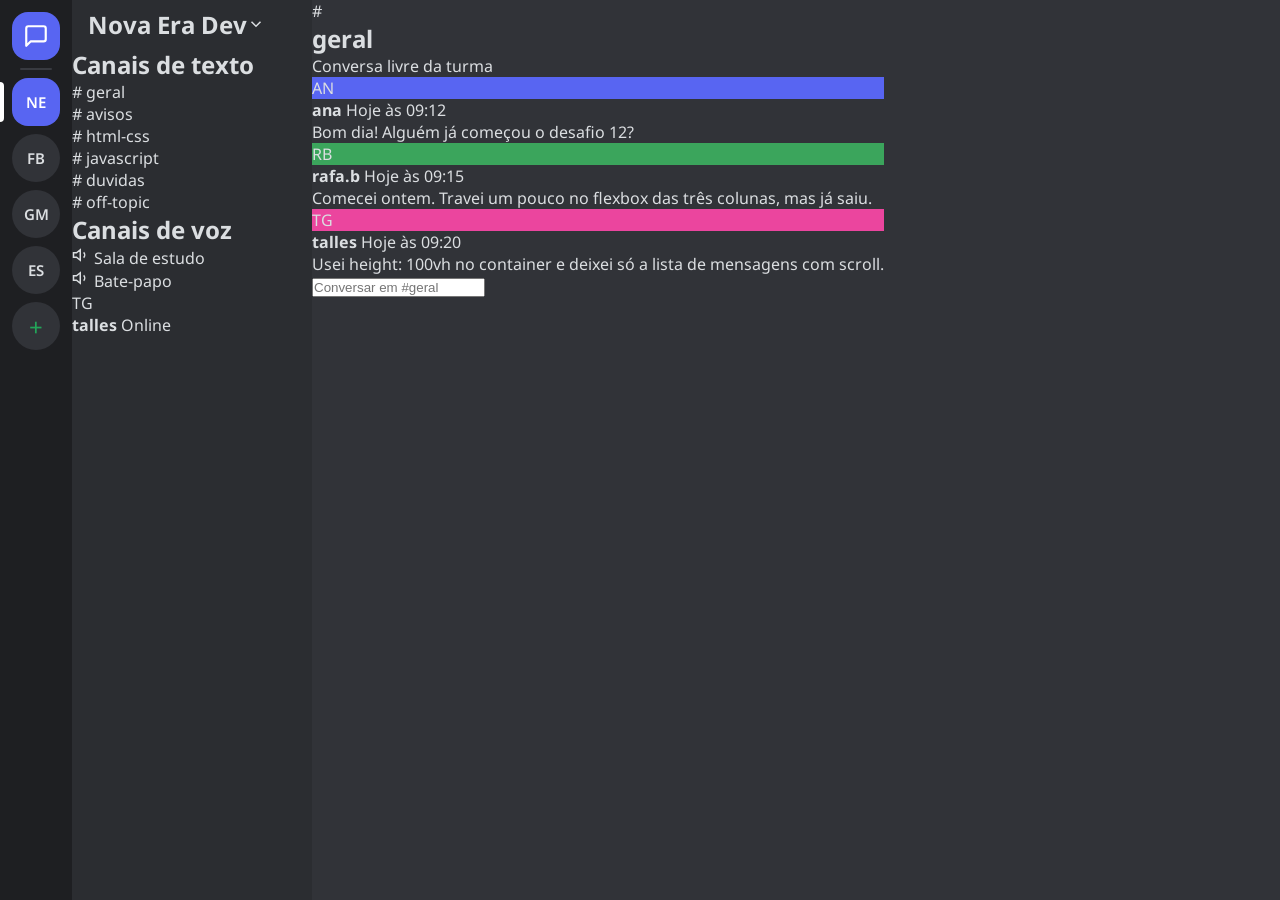
<file: app.html>
<!DOCTYPE html>
<html lang="pt-BR">
<head>
  <meta charset="UTF-8">
  <meta name="viewport" content="width=device-width, initial-scale=1.0">
  <title>Discord Clone</title>
  <link rel="preconnect" href="https://fonts.googleapis.com">
  <link rel="preconnect" href="https://fonts.gstatic.com" crossorigin>
  <link href="https://fonts.googleapis.com/css2?family=Noto+Sans:wght@400;500;600;700&display=swap" rel="stylesheet">
  <link rel="stylesheet" href="css/app.css">
</head>
<body>
  <div class="app">

    <!-- coluna 1: servidores -->
    <nav class="servers" aria-label="Servidores">
      <a href="index.html" class="server-icon home" title="Voltar para o site">
        <svg width="26" height="26" viewBox="0 0 24 24" fill="none" stroke="currentColor" stroke-width="2" stroke-linecap="round" stroke-linejoin="round" aria-hidden="true">
          <path d="M21 15a2 2 0 0 1-2 2H7l-4 4V5a2 2 0 0 1 2-2h14a2 2 0 0 1 2 2z"/>
        </svg>
      </a>

      <div class="servers-divider"></div>

      <a href="#" class="server-icon active" title="Nova Era Dev">NE</a>
      <a href="#" class="server-icon" title="Front-end Brasil">FB</a>
      <a href="#" class="server-icon" title="Games">GM</a>
      <a href="#" class="server-icon" title="Estudos">ES</a>

      <a href="#" class="server-icon add" title="Adicionar servidor">+</a>
    </nav>

    <!-- coluna 2: canais -->
    <aside class="channels">
      <header class="channels-header">
        <h1>Nova Era Dev</h1>
        <svg width="18" height="18" viewBox="0 0 24 24" fill="none" stroke="currentColor" stroke-width="2" aria-hidden="true">
          <polyline points="6 9 12 15 18 9"/>
        </svg>
      </header>

      <div class="channels-list">
        <section class="channel-group">
          <h2 class="channel-group-title">Canais de texto</h2>
          <ul>
            <li><a href="#" class="channel active"><span class="hash">#</span> geral</a></li>
            <li><a href="#" class="channel"><span class="hash">#</span> avisos</a></li>
            <li><a href="#" class="channel"><span class="hash">#</span> html-css</a></li>
            <li><a href="#" class="channel"><span class="hash">#</span> javascript</a></li>
            <li><a href="#" class="channel"><span class="hash">#</span> duvidas</a></li>
            <li><a href="#" class="channel"><span class="hash">#</span> off-topic</a></li>
          </ul>
        </section>

        <section class="channel-group">
          <h2 class="channel-group-title">Canais de voz</h2>
          <ul>
            <li>
              <a href="#" class="channel">
                <svg width="18" height="18" viewBox="0 0 24 24" fill="none" stroke="currentColor" stroke-width="2" aria-hidden="true">
                  <polygon points="11 5 6 9 2 9 2 15 6 15 11 19 11 5"/>
                  <path d="M15.5 8.5a5 5 0 0 1 0 7"/>
                </svg>
                Sala de estudo
              </a>
            </li>
            <li>
              <a href="#" class="channel">
                <svg width="18" height="18" viewBox="0 0 24 24" fill="none" stroke="currentColor" stroke-width="2" aria-hidden="true">
                  <polygon points="11 5 6 9 2 9 2 15 6 15 11 19 11 5"/>
                  <path d="M15.5 8.5a5 5 0 0 1 0 7"/>
                </svg>
                Bate-papo
              </a>
            </li>
          </ul>
        </section>
      </div>

      <footer class="user-panel">
        <div class="avatar">TG</div>
        <div class="user-info">
          <strong>talles</strong>
          <span>Online</span>
        </div>
      </footer>
    </aside>

    <!-- coluna 3: area principal -->
    <main class="chat">
      <header class="chat-header">
        <span class="hash">#</span>
        <h2>geral</h2>
        <span class="chat-topic">Conversa livre da turma</span>
      </header>

      <div class="messages">
        <article class="message">
          <div class="avatar" style="background:#5865f2">AN</div>
          <div>
            <p class="message-meta"><strong>ana</strong> <time>Hoje às 09:12</time></p>
            <p>Bom dia! Alguém já começou o desafio 12?</p>
          </div>
        </article>

        <article class="message">
          <div class="avatar" style="background:#3ba55c">RB</div>
          <div>
            <p class="message-meta"><strong>rafa.b</strong> <time>Hoje às 09:15</time></p>
            <p>Comecei ontem. Travei um pouco no flexbox das três colunas, mas já saiu.</p>
          </div>
        </article>

        <article class="message">
          <div class="avatar" style="background:#eb459e">TG</div>
          <div>
            <p class="message-meta"><strong>talles</strong> <time>Hoje às 09:20</time></p>
            <p>Usei height: 100vh no container e deixei só a lista de mensagens com scroll.</p>
          </div>
        </article>
      </div>

      <form class="message-form" onsubmit="return false">
        <label for="msg" class="sr-only">Mensagem</label>
        <input type="text" id="msg" placeholder="Conversar em #geral">
      </form>
    </main>

  </div>
</body>
</html>
</file>
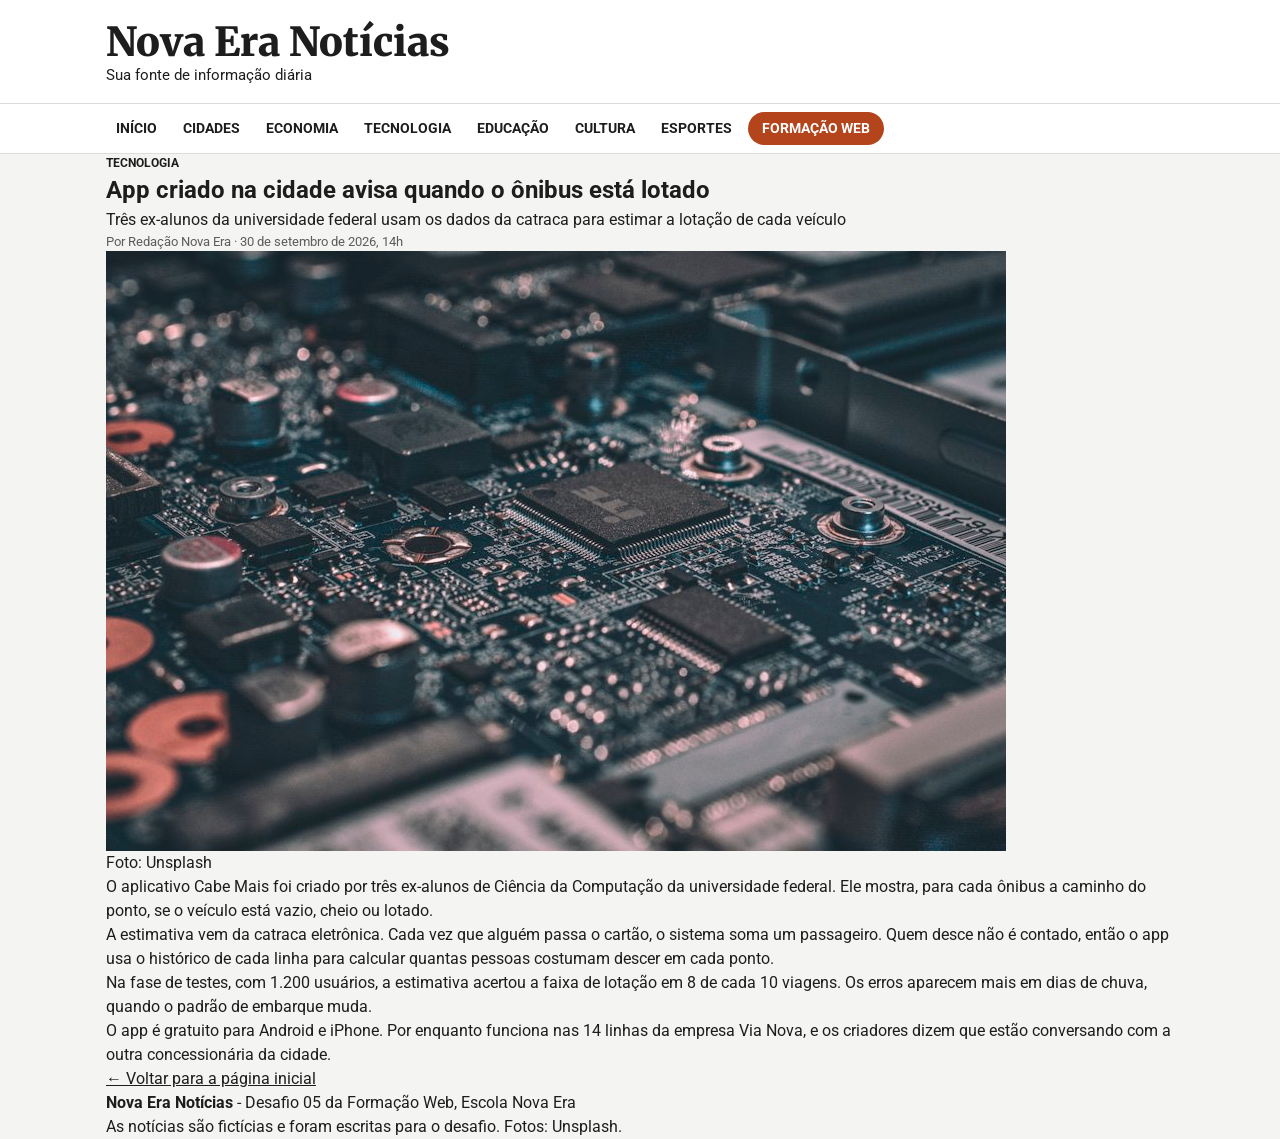
<file: desafio-portal-de-noticias/noticias/app-onibus-lotado.html>
<!DOCTYPE html>
<html lang="pt-BR">
<head>
    <meta charset="UTF-8">
    <meta name="viewport" content="width=device-width, initial-scale=1.0">
    <title>App criado na cidade avisa quando o ônibus está lotado - Nova Era Notícias</title>
    <link rel="preconnect" href="https://fonts.googleapis.com">
    <link rel="preconnect" href="https://fonts.gstatic.com" crossorigin>
    <link href="https://fonts.googleapis.com/css2?family=Merriweather:wght@700;900&family=Roboto:wght@400;500;700&display=swap" rel="stylesheet">
    <link rel="stylesheet" href="../style.css">
</head>
<body>

    <header class="cabecalho">
        <div class="container">
            <p class="logo logo-pequeno"><a href="../index.html">Nova Era Notícias</a></p>
            <p class="slogan">Sua fonte de informação diária</p>
        </div>

        <nav class="menu" aria-label="Menu principal">
            <ul class="container">
                <li><a href="../index.html">Início</a></li>
                <li><a href="../index.html#cidades">Cidades</a></li>
                <li><a href="../index.html#economia">Economia</a></li>
                <li><a href="../index.html#tecnologia">Tecnologia</a></li>
                <li><a href="../index.html#educacao">Educação</a></li>
                <li><a href="../index.html#cultura">Cultura</a></li>
                <li><a href="../index.html#esportes">Esportes</a></li>
                <li><a class="menu-formacao" href="https://github.com/TallesGuerra/formacao-web" target="_blank" rel="noopener">Formação Web</a></li>
            </ul>
        </nav>
    </header>

    <main class="container leitura">
        <article>
            <p class="categoria">Tecnologia</p>
            <h1>App criado na cidade avisa quando o ônibus está lotado</h1>
            <p class="linha-fina">Três ex-alunos da universidade federal usam os dados da catraca para estimar a lotação de cada veículo</p>
            <p class="data">Por Redação Nova Era · <time datetime="2026-09-30T14:00">30 de setembro de 2026, 14h</time></p>

            <figure>
                <img src="../img/tecnologia.jpg" alt="Placa de circuito eletrônico vista de perto">
                <figcaption>Foto: Unsplash</figcaption>
            </figure>

            <p>O aplicativo Cabe Mais foi criado por três ex-alunos de Ciência da Computação da universidade federal. Ele mostra, para cada ônibus a caminho do ponto, se o veículo está vazio, cheio ou lotado.</p>
            <p>A estimativa vem da catraca eletrônica. Cada vez que alguém passa o cartão, o sistema soma um passageiro. Quem desce não é contado, então o app usa o histórico de cada linha para calcular quantas pessoas costumam descer em cada ponto.</p>
            <p>Na fase de testes, com 1.200 usuários, a estimativa acertou a faixa de lotação em 8 de cada 10 viagens. Os erros aparecem mais em dias de chuva, quando o padrão de embarque muda.</p>
            <p>O app é gratuito para Android e iPhone. Por enquanto funciona nas 14 linhas da empresa Via Nova, e os criadores dizem que estão conversando com a outra concessionária da cidade.</p>
        </article>

        <a class="voltar" href="../index.html">← Voltar para a página inicial</a>
    </main>

    <footer class="rodape">
        <div class="container">
            <p><strong>Nova Era Notícias</strong> - Desafio 05 da Formação Web, Escola Nova Era</p>
            <p>As notícias são fictícias e foram escritas para o desafio. Fotos: Unsplash.</p>
        </div>
    </footer>

</body>
</html>
</file>
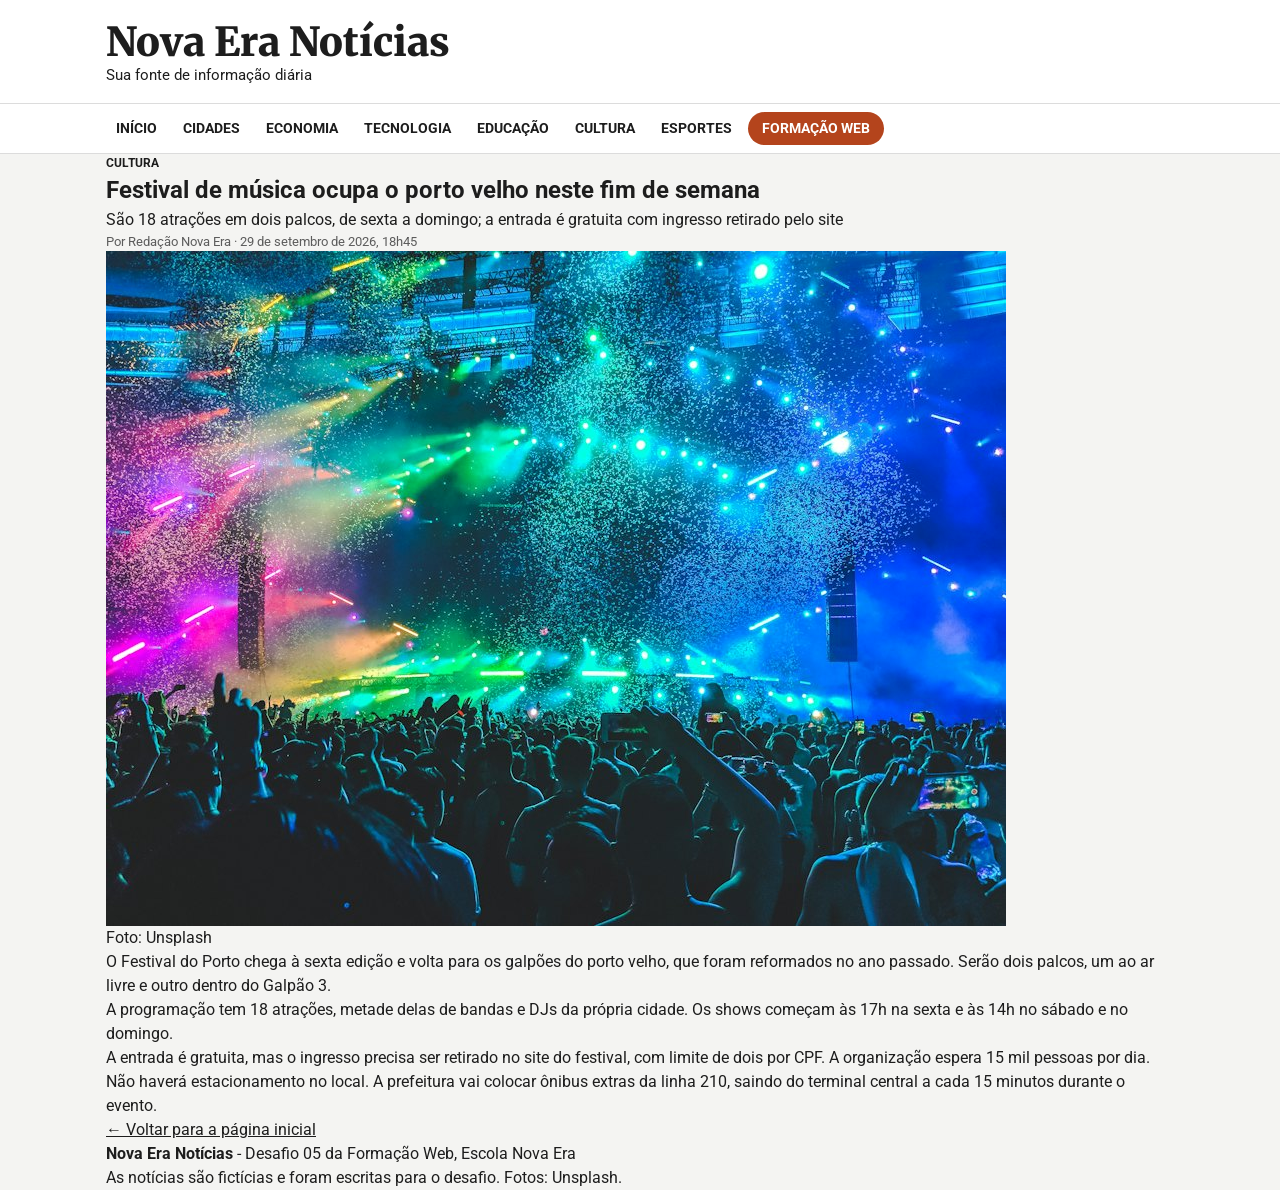
<file: desafio-portal-de-noticias/noticias/festival-porto.html>
<!DOCTYPE html>
<html lang="pt-BR">
<head>
    <meta charset="UTF-8">
    <meta name="viewport" content="width=device-width, initial-scale=1.0">
    <title>Festival de música ocupa o porto velho neste fim de semana - Nova Era Notícias</title>
    <link rel="preconnect" href="https://fonts.googleapis.com">
    <link rel="preconnect" href="https://fonts.gstatic.com" crossorigin>
    <link href="https://fonts.googleapis.com/css2?family=Merriweather:wght@700;900&family=Roboto:wght@400;500;700&display=swap" rel="stylesheet">
    <link rel="stylesheet" href="../style.css">
</head>
<body>

    <header class="cabecalho">
        <div class="container">
            <p class="logo logo-pequeno"><a href="../index.html">Nova Era Notícias</a></p>
            <p class="slogan">Sua fonte de informação diária</p>
        </div>

        <nav class="menu" aria-label="Menu principal">
            <ul class="container">
                <li><a href="../index.html">Início</a></li>
                <li><a href="../index.html#cidades">Cidades</a></li>
                <li><a href="../index.html#economia">Economia</a></li>
                <li><a href="../index.html#tecnologia">Tecnologia</a></li>
                <li><a href="../index.html#educacao">Educação</a></li>
                <li><a href="../index.html#cultura">Cultura</a></li>
                <li><a href="../index.html#esportes">Esportes</a></li>
                <li><a class="menu-formacao" href="https://github.com/TallesGuerra/formacao-web" target="_blank" rel="noopener">Formação Web</a></li>
            </ul>
        </nav>
    </header>

    <main class="container leitura">
        <article>
            <p class="categoria">Cultura</p>
            <h1>Festival de música ocupa o porto velho neste fim de semana</h1>
            <p class="linha-fina">São 18 atrações em dois palcos, de sexta a domingo; a entrada é gratuita com ingresso retirado pelo site</p>
            <p class="data">Por Redação Nova Era · <time datetime="2026-09-29T18:45">29 de setembro de 2026, 18h45</time></p>

            <figure>
                <img src="../img/cultura.jpg" alt="Show com luzes coloridas e papel picado no ar">
                <figcaption>Foto: Unsplash</figcaption>
            </figure>

            <p>O Festival do Porto chega à sexta edição e volta para os galpões do porto velho, que foram reformados no ano passado. Serão dois palcos, um ao ar livre e outro dentro do Galpão 3.</p>
            <p>A programação tem 18 atrações, metade delas de bandas e DJs da própria cidade. Os shows começam às 17h na sexta e às 14h no sábado e no domingo.</p>
            <p>A entrada é gratuita, mas o ingresso precisa ser retirado no site do festival, com limite de dois por CPF. A organização espera 15 mil pessoas por dia.</p>
            <p>Não haverá estacionamento no local. A prefeitura vai colocar ônibus extras da linha 210, saindo do terminal central a cada 15 minutos durante o evento.</p>
        </article>

        <a class="voltar" href="../index.html">← Voltar para a página inicial</a>
    </main>

    <footer class="rodape">
        <div class="container">
            <p><strong>Nova Era Notícias</strong> - Desafio 05 da Formação Web, Escola Nova Era</p>
            <p>As notícias são fictícias e foram escritas para o desafio. Fotos: Unsplash.</p>
        </div>
    </footer>

</body>
</html>
</file>
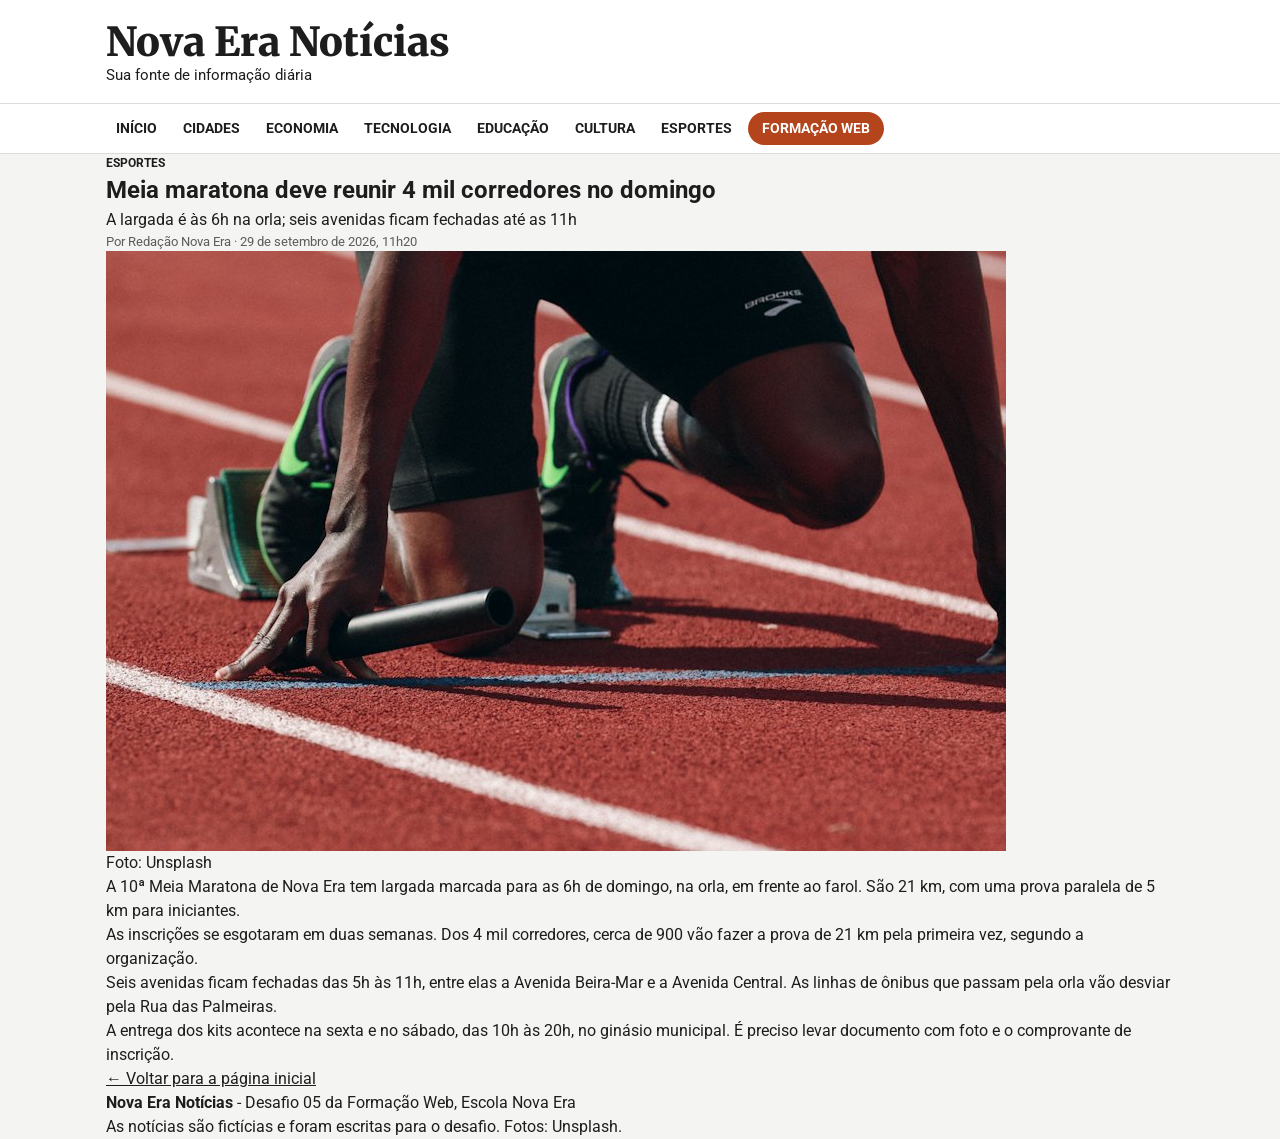
<file: desafio-portal-de-noticias/noticias/meia-maratona.html>
<!DOCTYPE html>
<html lang="pt-BR">
<head>
    <meta charset="UTF-8">
    <meta name="viewport" content="width=device-width, initial-scale=1.0">
    <title>Meia maratona deve reunir 4 mil corredores no domingo - Nova Era Notícias</title>
    <link rel="preconnect" href="https://fonts.googleapis.com">
    <link rel="preconnect" href="https://fonts.gstatic.com" crossorigin>
    <link href="https://fonts.googleapis.com/css2?family=Merriweather:wght@700;900&family=Roboto:wght@400;500;700&display=swap" rel="stylesheet">
    <link rel="stylesheet" href="../style.css">
</head>
<body>

    <header class="cabecalho">
        <div class="container">
            <p class="logo logo-pequeno"><a href="../index.html">Nova Era Notícias</a></p>
            <p class="slogan">Sua fonte de informação diária</p>
        </div>

        <nav class="menu" aria-label="Menu principal">
            <ul class="container">
                <li><a href="../index.html">Início</a></li>
                <li><a href="../index.html#cidades">Cidades</a></li>
                <li><a href="../index.html#economia">Economia</a></li>
                <li><a href="../index.html#tecnologia">Tecnologia</a></li>
                <li><a href="../index.html#educacao">Educação</a></li>
                <li><a href="../index.html#cultura">Cultura</a></li>
                <li><a href="../index.html#esportes">Esportes</a></li>
                <li><a class="menu-formacao" href="https://github.com/TallesGuerra/formacao-web" target="_blank" rel="noopener">Formação Web</a></li>
            </ul>
        </nav>
    </header>

    <main class="container leitura">
        <article>
            <p class="categoria">Esportes</p>
            <h1>Meia maratona deve reunir 4 mil corredores no domingo</h1>
            <p class="linha-fina">A largada é às 6h na orla; seis avenidas ficam fechadas até as 11h</p>
            <p class="data">Por Redação Nova Era · <time datetime="2026-09-29T11:20">29 de setembro de 2026, 11h20</time></p>

            <figure>
                <img src="../img/esportes.jpg" alt="Atleta agachado na posição de largada em uma pista de corrida">
                <figcaption>Foto: Unsplash</figcaption>
            </figure>

            <p>A 10ª Meia Maratona de Nova Era tem largada marcada para as 6h de domingo, na orla, em frente ao farol. São 21 km, com uma prova paralela de 5 km para iniciantes.</p>
            <p>As inscrições se esgotaram em duas semanas. Dos 4 mil corredores, cerca de 900 vão fazer a prova de 21 km pela primeira vez, segundo a organização.</p>
            <p>Seis avenidas ficam fechadas das 5h às 11h, entre elas a Avenida Beira-Mar e a Avenida Central. As linhas de ônibus que passam pela orla vão desviar pela Rua das Palmeiras.</p>
            <p>A entrega dos kits acontece na sexta e no sábado, das 10h às 20h, no ginásio municipal. É preciso levar documento com foto e o comprovante de inscrição.</p>
        </article>

        <a class="voltar" href="../index.html">← Voltar para a página inicial</a>
    </main>

    <footer class="rodape">
        <div class="container">
            <p><strong>Nova Era Notícias</strong> - Desafio 05 da Formação Web, Escola Nova Era</p>
            <p>As notícias são fictícias e foram escritas para o desafio. Fotos: Unsplash.</p>
        </div>
    </footer>

</body>
</html>
</file>
<file: style.css>
* {
    margin: 0;
    padding: 0;
    box-sizing: border-box;
}

body {
    font-family: Arial, Helvetica, sans-serif;
    background-color: #f2f3f5;
    color: #222;
}

main {
    max-width: 1000px;
    margin: 32px auto;
    padding: 24px;
    background-color: #fff;
    border-radius: 8px;
    box-shadow: 0 2px 8px rgba(0, 0, 0, 0.15);
}

h1 {
    font-size: 26px;
    padding-bottom: 16px;
    margin-bottom: 16px;
    border-bottom: 1px solid #ddd;
}

.tabela-container {
    overflow-x: auto;
}

table {
    width: 100%;
    border-collapse: collapse;
    font-size: 15px;
}

caption {
    text-align: left;
    font-size: 20px;
    font-weight: bold;
    margin-bottom: 12px;
}

th,
td {
    border: 1px solid #ccc;
    padding: 8px 10px;
    text-align: left;
}

thead th {
    background-color: #d9d9d9;
    text-align: center;
}

tbody th {
    font-weight: normal;
}

tbody tr:nth-child(even) {
    background-color: #f8efe2;
}

tbody tr:hover {
    background-color: #e8f0fb;
}

.numero {
    text-align: right;
    white-space: nowrap;
}

.status {
    display: inline-block;
    font-size: 13px;
    padding: 3px 8px;
    border-radius: 10px;
}

.disponivel {
    background-color: #cdeccd;
    color: #1e6b1e;
}

.baixo {
    background-color: #ffe2b3;
    color: #8a5300;
}

.esgotado {
    background-color: #f8c6c6;
    color: #9b1c1c;
}

tfoot th,
tfoot td {
    background-color: #eee;
    font-weight: bold;
}

tfoot th {
    text-align: right;
}

footer {
    text-align: center;
    padding: 20px;
    font-size: 14px;
    color: #555;
}
</file>
<file: desafio-01-pagina-pessoal/style.css>
@import url('https://fonts.googleapis.com/css2?family=JetBrains+Mono:wght@500;700&family=Source+Sans+3:wght@400;600&display=swap');

:root {
  --bg: #b8c7c3;
  --text: #1B1523;
  --text-muted: #5C5468;
  --accent: #6B3FD6;      /* roxo escurecido, para texto/links (contraste AA) */
  --accent-bright: #7F52FF; /* roxo Kotlin puro, só decoração */
  --accent-secondary: #F88909; /* laranja Kotlin */
  --border: #E4DFF0;
  --max-width: 640px;
}

* {
  box-sizing: border-box;
}

body {
  margin: 0;
  background: var(--bg);
  color: var(--text);
  font-family: 'Source Sans 3', sans-serif;
  font-size: 1.05rem;
  line-height: 1.6;
  padding: 3rem 1.5rem;
}

header,
main,
footer {
  max-width: var(--max-width);
  margin: 0 auto;
}

/* --- Header: foto + nome lado a lado --- */
header {
  display: flex;
  align-items: center;
  gap: 1.5rem;
  padding-bottom: 2rem;
  border-bottom: 1px solid var(--border);
}

header img {
  width: 84px;
  height: 84px;
  border-radius: 50%;
  object-fit: cover;
  border: 3px solid var(--accent-bright);
  flex-shrink: 0;
}

header h1 {
  font-family: 'JetBrains Mono', monospace;
  font-weight: 700;
  font-size: 1.6rem;
  letter-spacing: -0.02em;
  margin: 0 0 0.3rem 0;
}

header p {
  margin: 0;
  color: var(--text-muted);
  font-size: 0.95rem;
}

/* --- Secções: título estilo comentário de código --- */
main {
  padding-top: 2rem;
}

section {
  padding: 1.75rem 0;
  border-bottom: 1px solid var(--border);
}

section:last-child {
  border-bottom: none;
}

section h2 {
  font-family: 'JetBrains Mono', monospace;
  font-weight: 500;
  font-size: 0.95rem;
  color: var(--accent);
  margin: 0 0 0.9rem 0;
}

section h2::before {
  content: "// ";
  color: var(--accent-secondary);
}

section p {
  margin: 0;
}

/* --- Listas (hobbies e redes) --- */
ul {
  list-style: none;
  margin: 0;
  padding: 0;
}

#hobbies li {
  padding-left: 1.2rem;
  position: relative;
  margin-bottom: 0.4rem;
}

#hobbies li::before {
  content: "–";
  position: absolute;
  left: 0;
  color: var(--accent-secondary);
}

#redes ul {
  display: flex;
  gap: 1.5rem;
}

#redes a {
  color: var(--text);
  text-decoration: none;
  font-weight: 600;
  border-bottom: 2px solid transparent;
  transition: border-color 0.15s ease, color 0.15s ease;
}

#redes a:hover,
#redes a:focus-visible {
  color: var(--accent);
  border-color: var(--accent-secondary);
}

/* --- Acessibilidade: foco visível em qualquer elemento focável --- */
a:focus-visible,
img:focus-visible {
  outline: 2px solid var(--accent-bright);
  outline-offset: 2px;
}

/* --- Footer --- */
footer {
  padding-top: 2rem;
  color: var(--text-muted);
  font-size: 0.85rem;
}

/* --- Responsivo: header empilha em ecrãs pequenos --- */
@media (max-width: 480px) {
  header {
    flex-direction: column;
    align-items: flex-start;
    text-align: left;
  }

  #redes ul {
    flex-direction: column;
    gap: 0.6rem;
  }
}

/* --- Respeita utilizadores que desativam animação --- */
@media (prefers-reduced-motion: reduce) {
  #redes a {
    transition: none;
  }
}
</file>
<file: desafio-02-lista-animes/style.css>
* {
    margin: 0;
    padding: 0;
    box-sizing: border-box;
}

body {
    font-family: Arial, Helvetica, sans-serif;
    background-color: #f2f3f5;
    color: #222;
}

header {
    background-color: #fff;
    padding: 16px;
    text-align: center;
    font-size: 18px;
    border-bottom: 1px solid #ddd;
}

main {
    max-width: 1100px;
    margin: 0 auto;
    padding: 32px 16px;
}

h1 {
    text-align: center;
    margin-bottom: 32px;
}

.ranking {
    list-style: none;
    display: flex;
    flex-wrap: wrap;
    justify-content: center;
    gap: 20px;
}

.card {
    width: 190px;
    height: 100%;
    background-color: #fff;
    border-radius: 8px;
    padding: 14px;
    box-shadow: 0 2px 8px rgba(0, 0, 0, 0.15);
}

.card img {
    display: block;
    width: 100%;
    height: 240px;
    object-fit: cover;
    border-radius: 4px;
}

.posicao {
    display: block;
    text-align: center;
    font-weight: bold;
    margin-top: 10px;
}

.card h2 {
    font-size: 20px;
    margin: 4px 0;
}

.nota {
    font-weight: bold;
    color: #d68a00;
    margin-bottom: 8px;
}

.card p {
    font-size: 14px;
    line-height: 1.4;
}

.generos {
    list-style: none;
    display: flex;
    gap: 6px;
    margin: 12px 0;
}

.generos li {
    font-size: 12px;
    background-color: #e8e8e8;
    padding: 4px 8px;
    border-radius: 10px;
}

.card a {
    color: #1a5fb4;
    font-size: 14px;
}

.card a:hover {
    text-decoration: none;
}

footer {
    text-align: center;
    padding: 20px;
    font-size: 13px;
    color: #777;
}
</file>
<file: desafio-06-card-produto/css/style.css>
/* reset basico */
* {
    margin: 0;
    padding: 0;
    box-sizing: border-box;
}

:root {
    --cor-fundo: #eef1f6;
    --cor-card: #ffffff;
    --cor-texto: #1f2430;
    --cor-texto-suave: #6b7280;
    --cor-principal: #4f46e5;
    --cor-principal-hover: #4338ca;
    --cor-destaque: #e11d48;
}

body {
    font-family: 'Poppins', sans-serif;
    background-color: var(--cor-fundo);
    color: var(--cor-texto);
    min-height: 100vh;
}

.container {
    min-height: 100vh;
    display: flex;
    justify-content: center;
    align-items: center;
    padding: 40px 16px;
}

/* card */
.card {
    width: 100%;
    max-width: 340px;
    background-color: var(--cor-card);
    border: 1px solid #e5e7eb;
    border-radius: 16px;
    box-shadow: 0 10px 25px rgba(31, 36, 48, 0.1);
    overflow: hidden;
    transition: transform 0.3s, box-shadow 0.3s;
}

.card:hover {
    transform: translateY(-6px);
    box-shadow: 0 18px 35px rgba(31, 36, 48, 0.18);
}

.card-imagem {
    position: relative;
    background-color: #f3f4f6;
}

.card-imagem img {
    display: block;
    width: 100%;
    height: 240px;
    object-fit: cover;
}

.selo {
    position: absolute;
    top: 12px;
    left: 12px;
    padding: 4px 10px;
    background-color: var(--cor-destaque);
    color: #fff;
    font-size: 12px;
    font-weight: 600;
    border-radius: 20px;
}

.card-conteudo {
    padding: 20px 24px 24px;
}

.categoria {
    display: inline-block;
    margin-bottom: 8px;
    font-size: 12px;
    font-weight: 500;
    color: var(--cor-principal);
    text-transform: uppercase;
    letter-spacing: 1px;
}

.titulo {
    margin-bottom: 8px;
    font-size: 20px;
    font-weight: 600;
}

.descricao {
    margin-bottom: 16px;
    font-size: 14px;
    line-height: 1.6;
    color: var(--cor-texto-suave);
}

.precos {
    display: flex;
    align-items: baseline;
    gap: 10px;
}

.preco-antigo {
    font-size: 14px;
    color: var(--cor-texto-suave);
    text-decoration: line-through;
}

.preco {
    font-size: 26px;
    font-weight: 700;
    color: var(--cor-texto);
}

.parcelas {
    margin: 4px 0 20px;
    font-size: 13px;
    color: var(--cor-texto-suave);
}

.botao {
    width: 100%;
    padding: 14px;
    border: none;
    border-radius: 10px;
    background-color: var(--cor-principal);
    color: #fff;
    font-family: inherit;
    font-size: 15px;
    font-weight: 600;
    cursor: pointer;
    transition: background-color 0.2s, transform 0.2s;
}

.botao:hover {
    background-color: var(--cor-principal-hover);
    transform: scale(1.02);
}

.botao:active {
    transform: scale(0.98);
}

.botao:focus-visible {
    outline: 3px solid #a5b4fc;
    outline-offset: 2px;
}

/* telas pequenas */
@media (max-width: 400px) {
    .card-imagem img {
        height: 200px;
    }

    .card-conteudo {
        padding: 16px;
    }

    .titulo {
        font-size: 18px;
    }

    .preco {
        font-size: 22px;
    }
}
</file>
<file: desafio-10-login-page/style.css>
@import url('https://fonts.googleapis.com/css2?family=Fraunces:wght@600&family=Work+Sans:wght@400;500;600&display=swap');

:root {
  --panel-dark: #1B2340;
  --panel-light: #FAFAFA;
  --text-dark: #14161F;
  --text-muted: #6B7280;
  --accent: #E3A83B;
  --border: #E5E5EA;
}

* {
  box-sizing: border-box;
}

body {
  margin: 0;
  font-family: 'Work Sans', sans-serif;
  color: var(--text-dark);
}

.login-screen {
  display: flex;
  min-height: 100vh;
}

/* --- Painel esquerdo: identidade --- */
.brand-panel {
  background: var(--panel-dark);
  color: #F0F0F5;
  flex: 0 0 40%;
  padding: 3rem;
  display: flex;
  flex-direction: column;
  justify-content: space-between;
}

.brand-mark {
  font-weight: 600;
  font-size: 1.5rem;
  margin: 0;
}

.brand-headline {
  font-family: 'Fraunces', serif;
  font-weight: 600;
  font-size: 2.4rem;
  line-height: 1.25;
  margin: 0;
}

/* --- Painel direito: formulário --- */
.form-panel {
  background: var(--panel-light);
  flex: 1;
  display: flex;
  align-items: center;
  justify-content: center;
  padding: 2rem;
}

.login-form {
  width: 100%;
  max-width: 360px;
}

.login-form h2 {
  margin: 0 0 0.4rem 0;
  font-size: 1.6rem;
}

.subtitle {
  margin: 0 0 2rem 0;
  color: var(--text-muted);
  font-size: 0.95rem;
}

.input-group {
  margin-bottom: 1.3rem;
}

.input-group label {
  display: block;
  margin-bottom: 0.4rem;
  font-size: 0.9rem;
  font-weight: 500;
}

.input-group input {
  width: 100%;
  padding: 0.75rem 1rem;
  border: 1px solid var(--border);
  border-radius: 10px;
  font-size: 1rem;
  font-family: inherit;
  transition: border-color 0.15s ease, box-shadow 0.15s ease;
}

.input-group input:focus {
  outline: none;
  border-color: var(--accent);
  box-shadow: 0 0 0 3px rgba(227, 168, 59, 0.25);
}

/* --- Lembrar-me + Esqueci minha senha --- */
.form-row {
  display: flex;
  align-items: center;
  justify-content: space-between;
  margin-bottom: 1.8rem;
  font-size: 0.88rem;
}

.checkbox-label {
  display: flex;
  align-items: center;
  gap: 0.5rem;
  color: var(--text-muted);
  cursor: pointer;
}

.checkbox-label input {
  accent-color: var(--accent);
  width: 16px;
  height: 16px;
}

.forgot-link {
  color: var(--text-muted);
  text-decoration: none;
  border-bottom: 1px solid transparent;
  transition: border-color 0.15s ease, color 0.15s ease;
}

.forgot-link:hover,
.forgot-link:focus-visible {
  color: var(--accent);
  border-color: var(--accent);
}

/* --- Botão --- */
button[type="submit"] {
  width: 100%;
  padding: 0.85rem;
  background: var(--panel-dark);
  color: #fff;
  border: none;
  border-radius: 10px;
  font-size: 1rem;
  font-weight: 600;
  font-family: inherit;
  cursor: pointer;
  transition: box-shadow 0.15s ease, transform 0.1s ease;
}

button[type="submit"]:hover {
  box-shadow: 0 6px 18px rgba(227, 168, 59, 0.35);
}

button[type="submit"]:focus-visible {
  outline: 2px solid var(--accent);
  outline-offset: 2px;
}

button[type="submit"]:active {
  transform: translateY(1px);
}

/* --- Responsivo: painel escuro vira faixa no topo --- */
@media (max-width: 768px) {
  .login-screen {
    flex-direction: column;
  }

  .brand-panel {
    flex: none;
    padding: 1.5rem;
  }

  .brand-headline {
    display: none;
  }

  .form-panel {
    padding: 2.5rem 1.5rem;
  }
}

@media (prefers-reduced-motion: reduce) {
  button[type="submit"],
  .forgot-link,
  .input-group input {
    transition: none;
  }
}
</file>
<file: desafio-12-discord-clone/css/style.css>
:root {
  --blurple: #5865f2;
  --blurple-hover: #4752c4;
  --bg-dark: #1e1f22;
  --bg-card: #2b2d31;
  --bg-section: #313338;
  --text: #dbdee1;
  --text-muted: #b5bac1;
  --white: #ffffff;
}

* {
  margin: 0;
  padding: 0;
  box-sizing: border-box;
}

html {
  scroll-behavior: smooth;
}

body {
  font-family: "Noto Sans", sans-serif;
  background: var(--bg-section);
  color: var(--text);
  line-height: 1.6;
}

a {
  color: inherit;
  text-decoration: none;
}

ul {
  list-style: none;
}

.container {
  width: 100%;
  max-width: 1200px;
  margin: 0 auto;
  padding: 0 24px;
}

/* ---------- botoes ---------- */

.btn {
  display: inline-flex;
  align-items: center;
  gap: 8px;
  padding: 14px 28px;
  border-radius: 28px;
  font-size: 16px;
  font-weight: 500;
  transition: background 0.2s, box-shadow 0.2s, color 0.2s;
}

.btn-small {
  padding: 8px 16px;
  font-size: 14px;
}

.btn-primary {
  background: var(--blurple);
  color: var(--white);
}

.btn-primary:hover {
  background: var(--blurple-hover);
  box-shadow: 0 8px 15px rgba(0, 0, 0, 0.25);
}

.btn-dark {
  background: var(--bg-card);
  color: var(--white);
}

.btn-dark:hover {
  background: #404249;
  box-shadow: 0 8px 15px rgba(0, 0, 0, 0.25);
}

.btn-light {
  background: var(--white);
  color: #23272a;
}

.btn-light:hover {
  color: var(--blurple);
  box-shadow: 0 8px 15px rgba(0, 0, 0, 0.25);
}

/* ---------- navbar ---------- */

.navbar {
  position: sticky;
  top: 0;
  z-index: 10;
  background: var(--bg-dark);
}

.navbar-content {
  height: 80px;
  display: flex;
  align-items: center;
  justify-content: space-between;
}

.logo {
  display: flex;
  align-items: center;
  gap: 10px;
  font-size: 20px;
  font-weight: 800;
  color: var(--white);
}

.nav-links {
  display: flex;
  gap: 32px;
}

.nav-links a {
  font-weight: 600;
  font-size: 15px;
  color: var(--white);
}

.nav-links a:hover {
  text-decoration: underline;
}

/* ---------- hero ---------- */

.hero {
  background-image: url("../img/hero-bg.svg");
  background-size: cover;
  background-position: center bottom;
  background-repeat: no-repeat;
  padding: 100px 0 160px;
}

.hero-content {
  max-width: 820px;
  text-align: center;
}

.hero h1 {
  font-size: 56px;
  font-weight: 800;
}
</file>
<file: desafio-14-navbar/style.css>
:root {
  --bg: #0f172a;
  --bg-nav: #111827;
  --bg-submenu: #1f2937;
  --text: #e5e7eb;
  --text-muted: #9ca3af;
  --primary: #38bdf8;
  --radius: 8px;
  --transition: 0.25s ease;
}

* {
  margin: 0;
  padding: 0;
  box-sizing: border-box;
}

body {
  font-family: "Segoe UI", Roboto, Arial, sans-serif;
  background: var(--bg);
  color: var(--text);
  min-height: 100vh;
}

a {
  color: inherit;
  text-decoration: none;
}

ul {
  list-style: none;
}

/* ---------- header / navbar ---------- */

.header {
  position: sticky;
  top: 0;
  z-index: 10;
  background: var(--bg-nav);
  border-bottom: 1px solid rgba(255, 255, 255, 0.06);
}

.navbar {
  max-width: 1100px;
  margin: 0 auto;
  padding: 0 20px;
  height: 70px;
  display: flex;
  align-items: center;
  justify-content: space-between;
}

.logo {
  display: flex;
  align-items: center;
  gap: 10px;
  font-size: 1.3rem;
  font-weight: 700;
}

.logo-icon {
  width: 36px;
  height: 36px;
  display: grid;
  place-items: center;
  border-radius: var(--radius);
  background: var(--primary);
  color: var(--bg);
}

.logo-dot {
  color: var(--primary);
}

.menu {
  display: flex;
  align-items: center;
  gap: 6px;
}

.menu > li {
  position: relative;
}

.menu-link {
  display: block;
  padding: 10px 16px;
  border-radius: var(--radius);
  color: var(--text-muted);
  font-weight: 500;
  position: relative;
  transition: color var(--transition), background var(--transition);
}

/* linha que aparece embaixo do link */
.menu-link::after {
  content: "";
  position: absolute;
  left: 16px;
  right: 16px;
  bottom: 4px;
  height: 2px;
  background: var(--primary);
  transform: scaleX(0);
  transition: transform var(--transition);
}

.menu-link:hover,
.menu-link:focus-visible {
  color: var(--text);
  background: rgba(255, 255, 255, 0.05);
}

.menu-link:hover::after {
  transform: scaleX(1);
}

/* link ativo */
.menu-link[aria-current="page"] {
  color: var(--primary);
}

.menu-link[aria-current="page"]::after {
  transform: scaleX(1);
}

/* setinha dos itens com submenu */
.has-submenu > .menu-link {
  padding-right: 30px;
}

.has-submenu > .menu-link::before {
  content: "";
  position: absolute;
  right: 14px;
  top: 50%;
  width: 6px;
  height: 6px;
  border-right: 2px solid currentColor;
  border-bottom: 2px solid currentColor;
  transform: translateY(-70%) rotate(45deg);
  transition: transform var(--transition);
}

.has-submenu:hover > .menu-link::before {
  transform: translateY(-30%) rotate(-135deg);
}

/* ---------- submenu ---------- */
.submenu {
  position: absolute;
  top: 100%;
  left: 0;
  min-width: 210px;
  padding: 8px;
  margin-top: 8px;
  background: var(--bg-submenu);
  border-radius: var(--radius);
  box-shadow: 0 10px 30px rgba(0, 0, 0, 0.35);
  opacity: 0;
  visibility: hidden;
  transform: translateY(10px);
  transition: opacity var(--transition), transform var(--transition), visibility var(--transition);
}

/* "ponte" invisivel pra o submenu nao fechar quando o mouse passa pelo espaço vazio */
.submenu::before {
  content: "";
  position: absolute;
  top: -8px;
  left: 0;
  right: 0;
  height: 8px;
}

.has-submenu:hover > .submenu,
.has-submenu:focus-within > .submenu {
  opacity: 1;
  visibility: visible;
  transform: translateY(0);
}

.submenu a {
  display: block;
  padding: 10px 14px;
  border-radius: 6px;
  color: var(--text-muted);
  font-size: 0.95rem;
  transition: background var(--transition), color var(--transition), padding-left var(--transition);
}

.submenu a:hover {
  background: rgba(56, 189, 248, 0.1);
  color: var(--primary);
  padding-left: 20px;
}

/* ---------- botao mobile ---------- */

.menu-toggle {
  display: none;
}

.menu-btn {
  display: none;
  width: 40px;
  height: 40px;
  cursor: pointer;
  position: relative;
}

.menu-btn span,
.menu-btn span::before,
.menu-btn span::after {
  position: absolute;
  width: 24px;
  height: 2px;
  background: var(--text);
  transition: transform var(--transition), background var(--transition);
}

.menu-btn span {
  top: 50%;
  left: 8px;
}

.menu-btn span::before,
.menu-btn span::after {
  content: "";
  left: 0;
}

.menu-btn span::before {
  top: -7px;
}

.menu-btn span::after {
  top: 7px;
}

/* ---------- conteudo ---------- */

.content {
  max-width: 1100px;
  margin: 80px auto;
  padding: 0 20px;
  text-align: center;
}

.content h1 {
  margin-bottom: 12px;
}

.content p {
  color: var(--text-muted);
}

/* ---------- responsivo ---------- */

@media (max-width: 768px) {
  .menu-btn {
    display: block;
  }

  .menu {
    position: absolute;
    top: 70px;
    left: 0;
    right: 0;
    flex-direction: column;
    align-items: stretch;
    gap: 0;
    padding: 10px 20px 20px;
    background: var(--bg-nav);
    border-bottom: 1px solid rgba(255, 255, 255, 0.06);
    display: none;
  }

  .menu-toggle:checked ~ .menu {
    display: flex;
  }

  /* hamburguer vira X */
  .menu-toggle:checked + .menu-btn span {
    background: transparent;
  }

  .menu-toggle:checked + .menu-btn span::before {
    transform: translateY(7px) rotate(45deg);
  }

  .menu-toggle:checked + .menu-btn span::after {
    transform: translateY(-7px) rotate(-45deg);
  }

  .submenu {
    position: static;
    margin: 0 0 0 12px;
    box-shadow: none;
    background: transparent;
    padding: 0;
    display: none;
    opacity: 1;
    visibility: visible;
    transform: none;
  }

  .has-submenu:hover > .submenu,
  .has-submenu:focus-within > .submenu {
    display: block;
  }
}
</file>
<file: desafio-portal-de-noticias/style.css>
:root {
    --cor-fundo: #f4f4f2;
    --cor-branco: #fff;
    --cor-texto: #1d1d1d;
    --cor-texto-suave: #5c5c5c;
    --cor-borda: #dcdcdc;
    --cor-destaque: #b4441c;
    --fonte-titulo: "Merriweather", Georgia, serif;
    --fonte-texto: "Roboto", Arial, sans-serif;
}

* {
    margin: 0;
    padding: 0;
    box-sizing: border-box;
}

html {
    scroll-behavior: smooth;
}

body {
    font-family: var(--fonte-texto);
    background-color: var(--cor-fundo);
    color: var(--cor-texto);
    line-height: 1.5;
}

img {
    display: block;
    max-width: 100%;
}

a {
    color: inherit;
}

.container {
    max-width: 1100px;
    margin: 0 auto;
    padding: 0 16px;
}

.visualmente-oculto {
    position: absolute;
    width: 1px;
    height: 1px;
    overflow: hidden;
    clip-path: inset(50%);
    white-space: nowrap;
}

/* Cabeçalho */

.cabecalho {
    background-color: var(--cor-branco);
    border-bottom: 1px solid var(--cor-borda);
    padding-top: 20px;
}

.logo {
    font-family: var(--fonte-titulo);
    font-size: 40px;
    font-weight: 900;
    line-height: 1.1;
}

.logo a {
    text-decoration: none;
}

.slogan {
    font-size: 15px;
}

.data {
    font-size: 13px;
    color: var(--cor-texto-suave);
}

.menu {
    margin-top: 16px;
    border-top: 1px solid var(--cor-borda);
}

.menu ul {
    list-style: none;
    display: flex;
    align-items: center;
    gap: 6px;
    overflow-x: auto;
    padding-top: 8px;
    padding-bottom: 8px;
}

.menu a {
    display: block;
    padding: 6px 10px;
    font-size: 14px;
    font-weight: 700;
    text-transform: uppercase;
    text-decoration: none;
    white-space: nowrap;
    border-radius: 4px;
}

.menu a:hover {
    background-color: var(--cor-fundo);
    color: var(--cor-destaque);
}

.menu .menu-formacao {
    margin-left: auto;
    background-color: var(--cor-destaque);
    color: var(--cor-branco);
    border-radius: 20px;
    padding: 6px 14px;
}

.menu .menu-formacao:hover {
    background-color: #8f3313;
    color: var(--cor-branco);
}

/* Layout principal + sidebar */

.layout {
    display: grid;
    grid-template-columns: 1fr 300px;
    gap: 32px;
    padding-top: 24px;
    padding-bottom: 40px;
}

.secao {
    margin-bottom: 32px;
}

.titulo-secao {
    font-family: var(--fonte-titulo);
    font-size: 22px;
    border-bottom: 3px solid var(--cor-destaque);
    padding-bottom: 6px;
    margin-bottom: 20px;
}

.categoria {
    font-size: 12px;
    font-weight: 700;
    text-transform: uppercase;.mais-lidas a,
.destaques-semana a {
    text-decoration: none;
}

.mais-lidas a:hover,
.destaques-semana a:hover span {
    color: var(--cor-destaque);
}

.destaques-semana {
    list-style: none;
}

.destaques-semana li + li {
    margin-top: 14px;
}

.destaques-semana a {
    display: flex;
    gap: 12px;
    align-items: center;
}

.destaques-semana img {
    width: 80px;
    height: 60px;
    object-fit: cover;
    border-radius: 4px;
    flex-shrink: 0;
}

.destaques-semana span {
    font-size: 14px;
    font-weight: 500;
}

.categorias {
    list-style: none;
    display: flex;
    flex-wrap: wrap;
    gap: 8px;
}

.categorias a {
    display: block;
    font-size: 13px;
    padding: 4px 10px;
    border: 1px solid var(--cor-borda);
    border-radius: 14px;
    text-decoration: none;
}

.categorias a:hover {
    border-color: var(--cor-destaque);
    color: var(--cor-destaque);
}

/* Página da notícia */

.leitura {
    max-width: 760px;
    padding-top: 32px;
    padding-bottom: 48px;
}

.leitura h1 {
    font-family: var(--fonte-titulo);
    font-size: 34px;
    line-height: 1.25;
    margin: 6px 0 12px;
}

.linha-fina {
    font-size: 19px;
    color: var(--cor-texto-suave);
    margin-bottom: 12px;
}

.leitura figure {
    margin: 20px 0 24px;
}

.leitura figure img {
    width: 100%;
    max-height: 440px;
    object-fit: cover;
    border-radius: 6px;
}

.leitura figcaption {
    font-size: 13px;
    color: var(--cor-texto-suave);
    margin-top: 6px;
}

.leitura article > p {
    font-size: 18px;
    margin-bottom: 18px;
}

.voltar {
    display: inline-block;
    margin-top: 16px;
    font-weight: 700;
    color: var(--cor-destaque);
}

.logo-pequeno {
    font-size: 30px;
}

/* Rodapé */

.rodape {
    background-color: #1d1d1d;
    color: #ccc;
    padding: 28px 0;
    font-size: 14px;
    text-align: center;
}

.rodape p + p {
    margin-top: 4px;
}

.rodape a {
    display: inline-block;
    margin-top: 12px;
    color: var(--cor-branco);
}

/* Responsivo */

@media (max-width: 860px) {
    .layout {
        grid-template-columns: 1fr;
    }

    .noticia-destaque img {
        height: 340px;
    }

    .destaque-texto h3 {
        font-size: 22px;
    }
}

@media (max-width: 560px) {
    .logo {
        font-size: 30px;
    }

    .menu .menu-formacao {
        margin-left: 0;
    }

    .destaque-texto p:not(.categoria) {
        display: none;
    }

    .leitura h1 {
        font-size: 26px;
    }
}.destaques-semana li + li {
    margin-top: 14px;
}

.destaques-semana a {
    display: flex;
    gap: 12px;
    align-items: center;
}

.destaques-semana img {
    width: 80px;
    height: 60px;
    object-fit: cover;
    border-radius: 4px;
    flex-shrink: 0;
}

.destaques-semana span {
    font-size: 14px;
    font-weight: 500;
}

.categorias {
    list-style: none;
    display: flex;
    flex-wrap: wrap;
    gap: 8px;
}

.categorias a {
    display: block;
    font-size: 13px;
    padding: 4px 10px;
    border: 1px solid var(--cor-borda);
    border-radius: 14px;
    text-decoration: none;
}

.categorias a:hover {
    border-color: var(--cor-destaque);
    color: var(--cor-destaque);
}

/* Página da notícia */

.leitura {
    max-width: 760px;
    padding-top: 32px;
    padding-bottom: 48px;
}

.leitura h1 {
    font-family: var(--fonte-titulo);
    font-size: 34px;
    line-height: 1.25;
    margin: 6px 0 12px;
}

.linha-fina {
    font-size: 19px;
    color: var(--cor-texto-suave);
    margin-bottom: 12px;
}

.leitura figure {
    margin: 20px 0 24px;
}

.leitura figure img {
    width: 100%;
    max-height: 440px;
    object-fit: cover;
    border-radius: 6px;
}

.leitura figcaption {
    font-size: 13px;
    color: var(--cor-texto-suave);
    margin-top: 6px;
}

.leitura article > p {
    font-size: 18px;
    margin-bottom: 18px;
}

.voltar {
    display: inline-block;
    margin-top: 16px;
    font-weight: 700;
    color: var(--cor-destaque);
}

.logo-pequeno {
    font-size: 30px;
}

/* Rodapé */

.rodape {
    background-color: #1d1d1d;
    color: #ccc;
    padding: 28px 0;
    font-size: 14px;
    text-align: center;
}

.rodape p + p {
    margin-top: 4px;
}

.rodape a {
    display: inline-block;
    margin-top: 12px;
    color: var(--cor-branco);
}

/* Responsivo */

@media (max-width: 860px) {
    .layout {
        grid-template-columns: 1fr;
    }

    .noticia-destaque img {
        height: 340px;
    }

    .destaque-texto h3 {
        font-size: 22px;
    }
}

@media (max-width: 560px) {
    .logo {
        font-size: 30px;
    }

    .menu .menu-formacao {
        margin-left: 0;
    }

    .destaque-texto p:not(.categoria) {
        display: none;
    }

    .leitura h1 {
        font-size: 26px;
    }
}
}
</file>
<file: css/app.css>
/* cores tiradas do tema escuro do Discord */
:root {
  --bg-servers: #1e1f22;
  --bg-channels: #2b2d31;
  --bg-chat: #313338;
  --bg-input: #383a40;
  --bg-hover: #35373c;
  --bg-active: #404249;
  --text: #dbdee1;
  --text-muted: #949ba4;
  --text-strong: #f2f3f5;
  --blurple: #5865f2;
  --green: #23a559;
}

* {
  margin: 0;
  padding: 0;
  box-sizing: border-box;
}

body {
  font-family: "Noto Sans", sans-serif;
  background: var(--bg-chat);
  color: var(--text);
}

a {
  color: inherit;
  text-decoration: none;
}

ul {
  list-style: none;
}

/* esconde o label mas mantem pra leitor de tela */
.sr-only {
  position: absolute;
  width: 1px;
  height: 1px;
  overflow: hidden;
  clip-path: inset(50%);
}

/* ---------- layout geral ---------- */

.app {
  display: flex;
  height: 100vh;
  overflow: hidden;
}

/* ---------- servidores ---------- */

.servers {
  width: 72px;
  height: 100vh;
  background: var(--bg-servers);
  display: flex;
  flex-direction: column;
  align-items: center;
  gap: 8px;
  padding: 12px 0;
  overflow-y: auto;
  flex-shrink: 0;
}

.server-icon {
  position: relative;
  width: 48px;
  height: 48px;
  border-radius: 50%;
  background: var(--bg-chat);
  color: var(--text);
  display: flex;
  align-items: center;
  justify-content: center;
  font-weight: 600;
  font-size: 15px;
  transition: border-radius 0.2s, background 0.2s;
}

.server-icon:hover,
.server-icon.active {
  border-radius: 16px;
  background: var(--blurple);
  color: #fff;
}

/* barrinha branca do lado esquerdo */
.server-icon::before {
  content: "";
  position: absolute;
  left: -12px;
  width: 4px;
  height: 0;
  background: #fff;
  border-radius: 0 4px 4px 0;
  transition: height 0.2s;
}

.server-icon:hover::before {
  height: 20px;
}

.server-icon.active::before {
  height: 40px;
}

.server-icon.home {
  background: var(--blurple);
  color: #fff;
  border-radius: 16px;
}

.server-icon.add {
  color: var(--green);
  font-size: 24px;
  font-weight: 400;
}

.server-icon.add:hover {
  background: var(--green);
  color: #fff;
}

.servers-divider {
  width: 32px;
  height: 2px;
  background: var(--bg-input);
  border-radius: 1px;
}

/* ---------- canais ---------- */

.channels {
  width: 240px;
  height: 100vh;
  background: var(--bg-channels);
  display: flex;
  flex-direction: column;
  flex-shrink: 0;
}

.channels-header {
  height: 48px;
  padding: 0 16px;
  display: flex;
  align-items: center;
}
</file>
